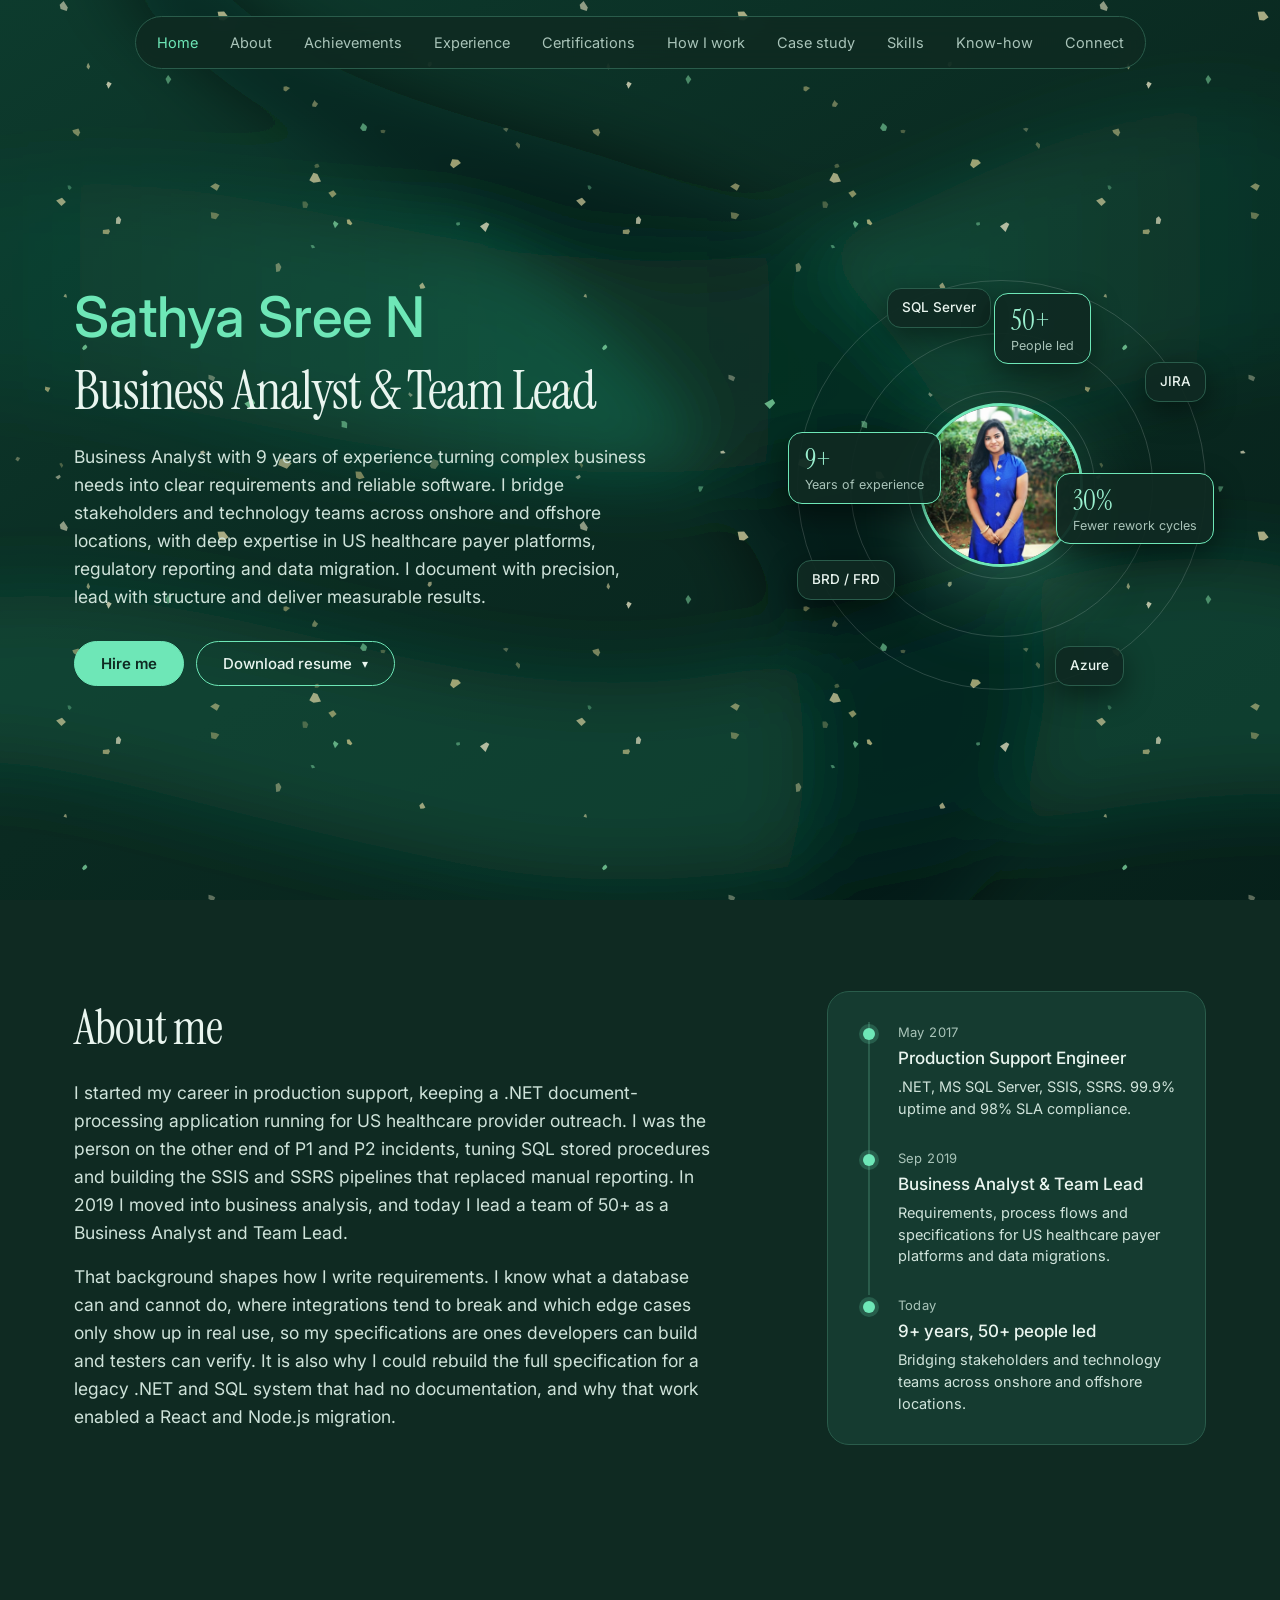
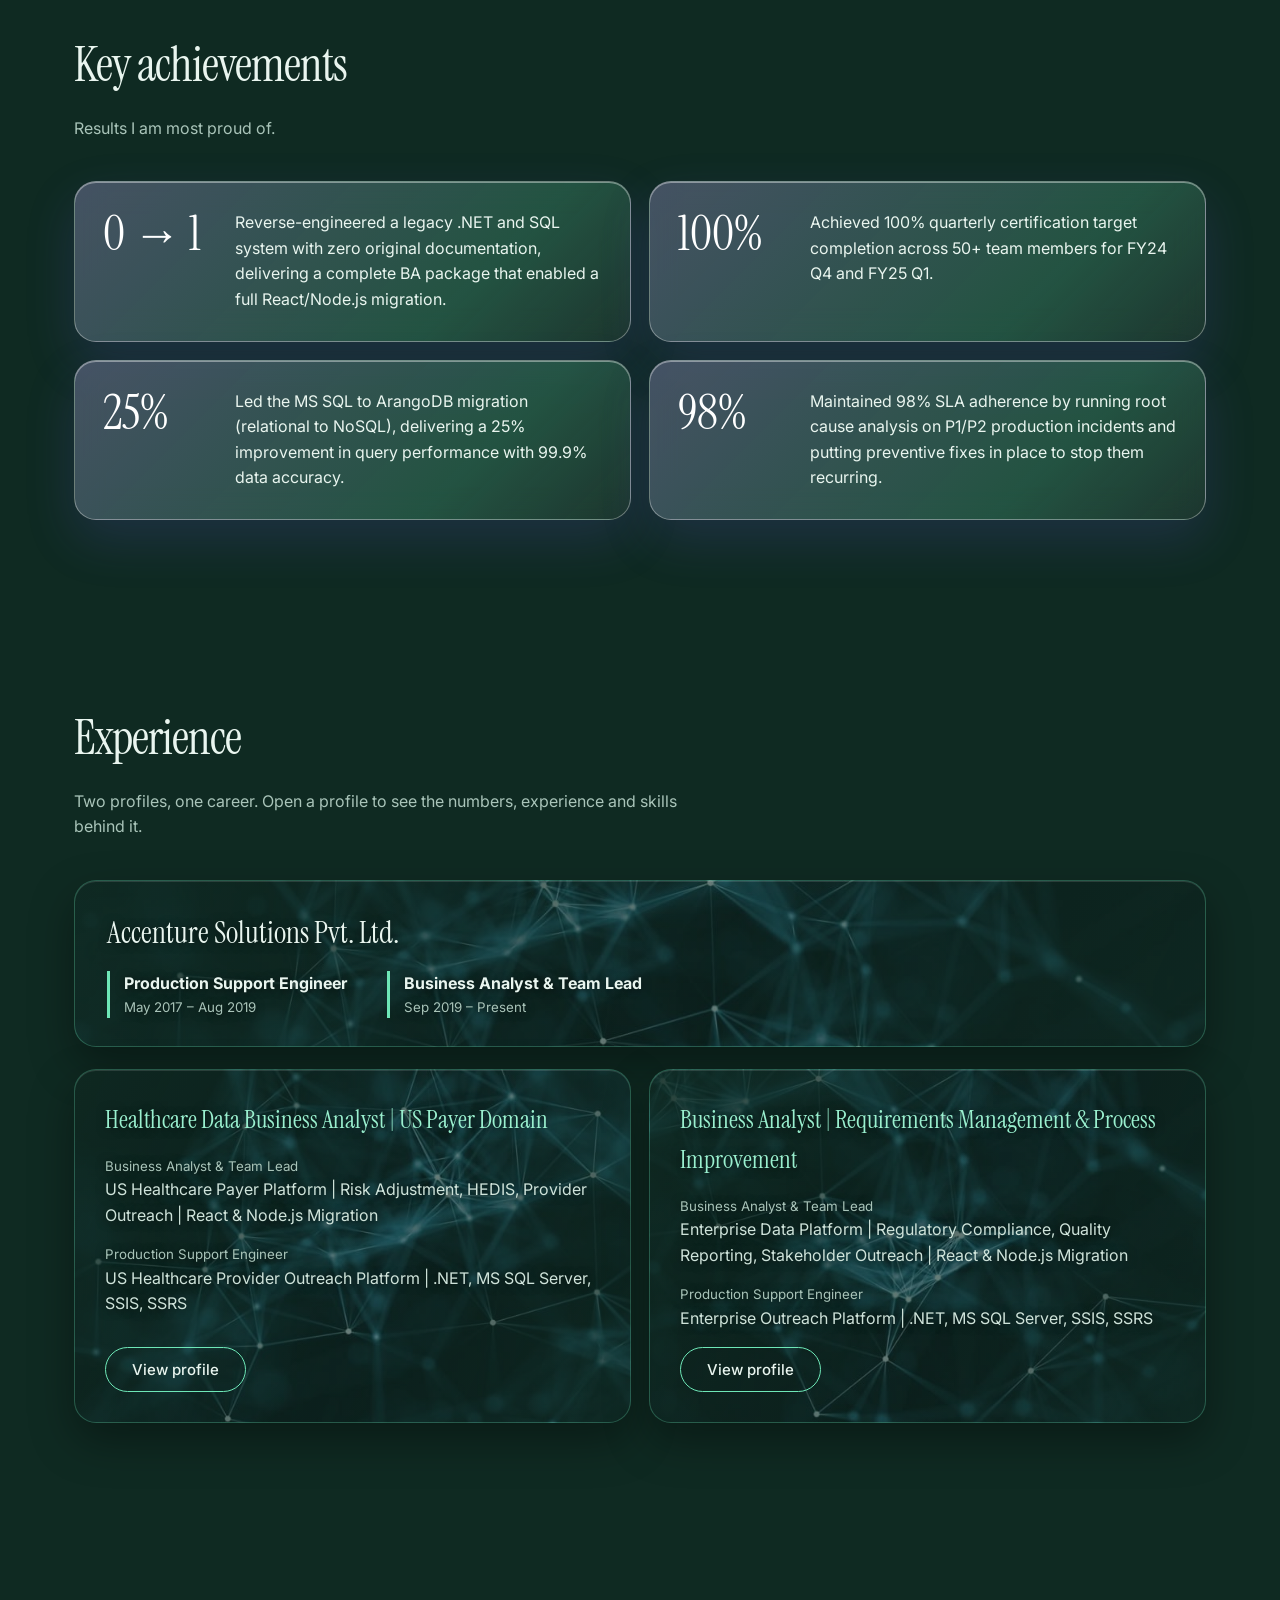
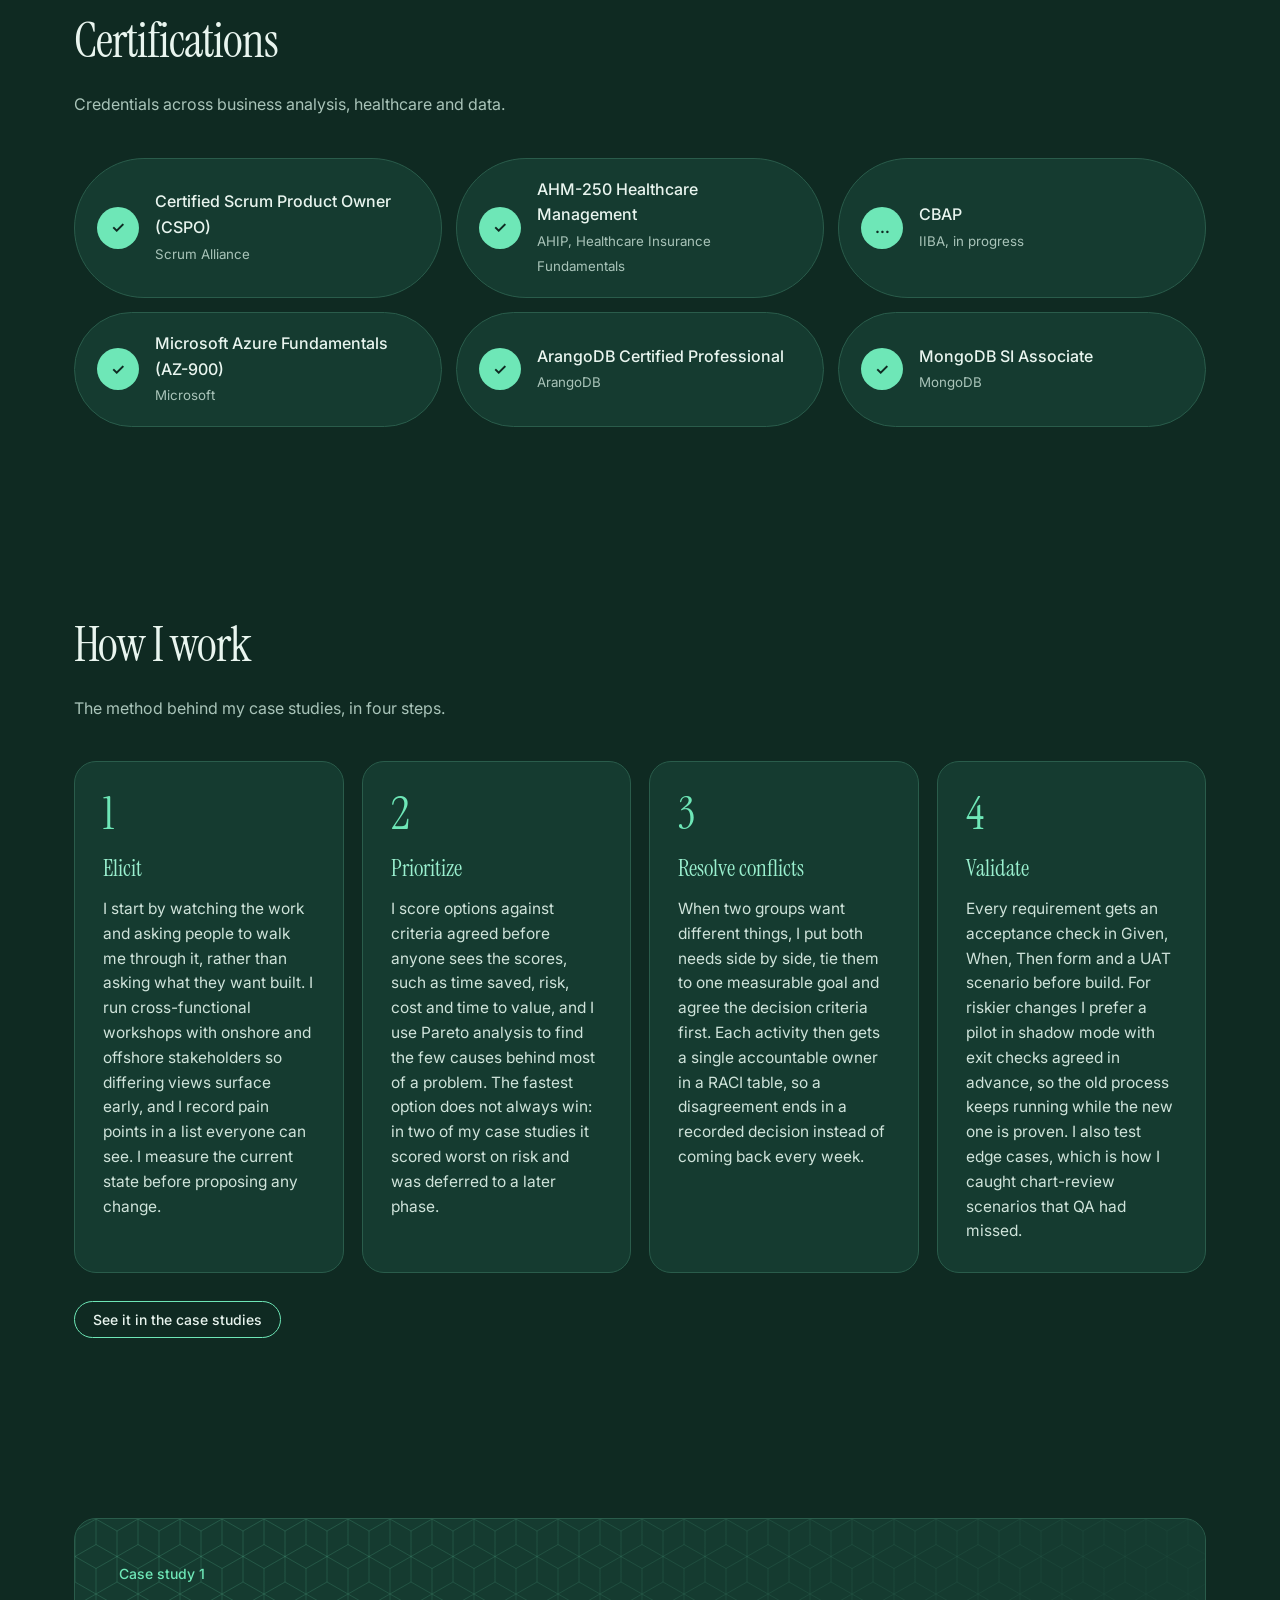
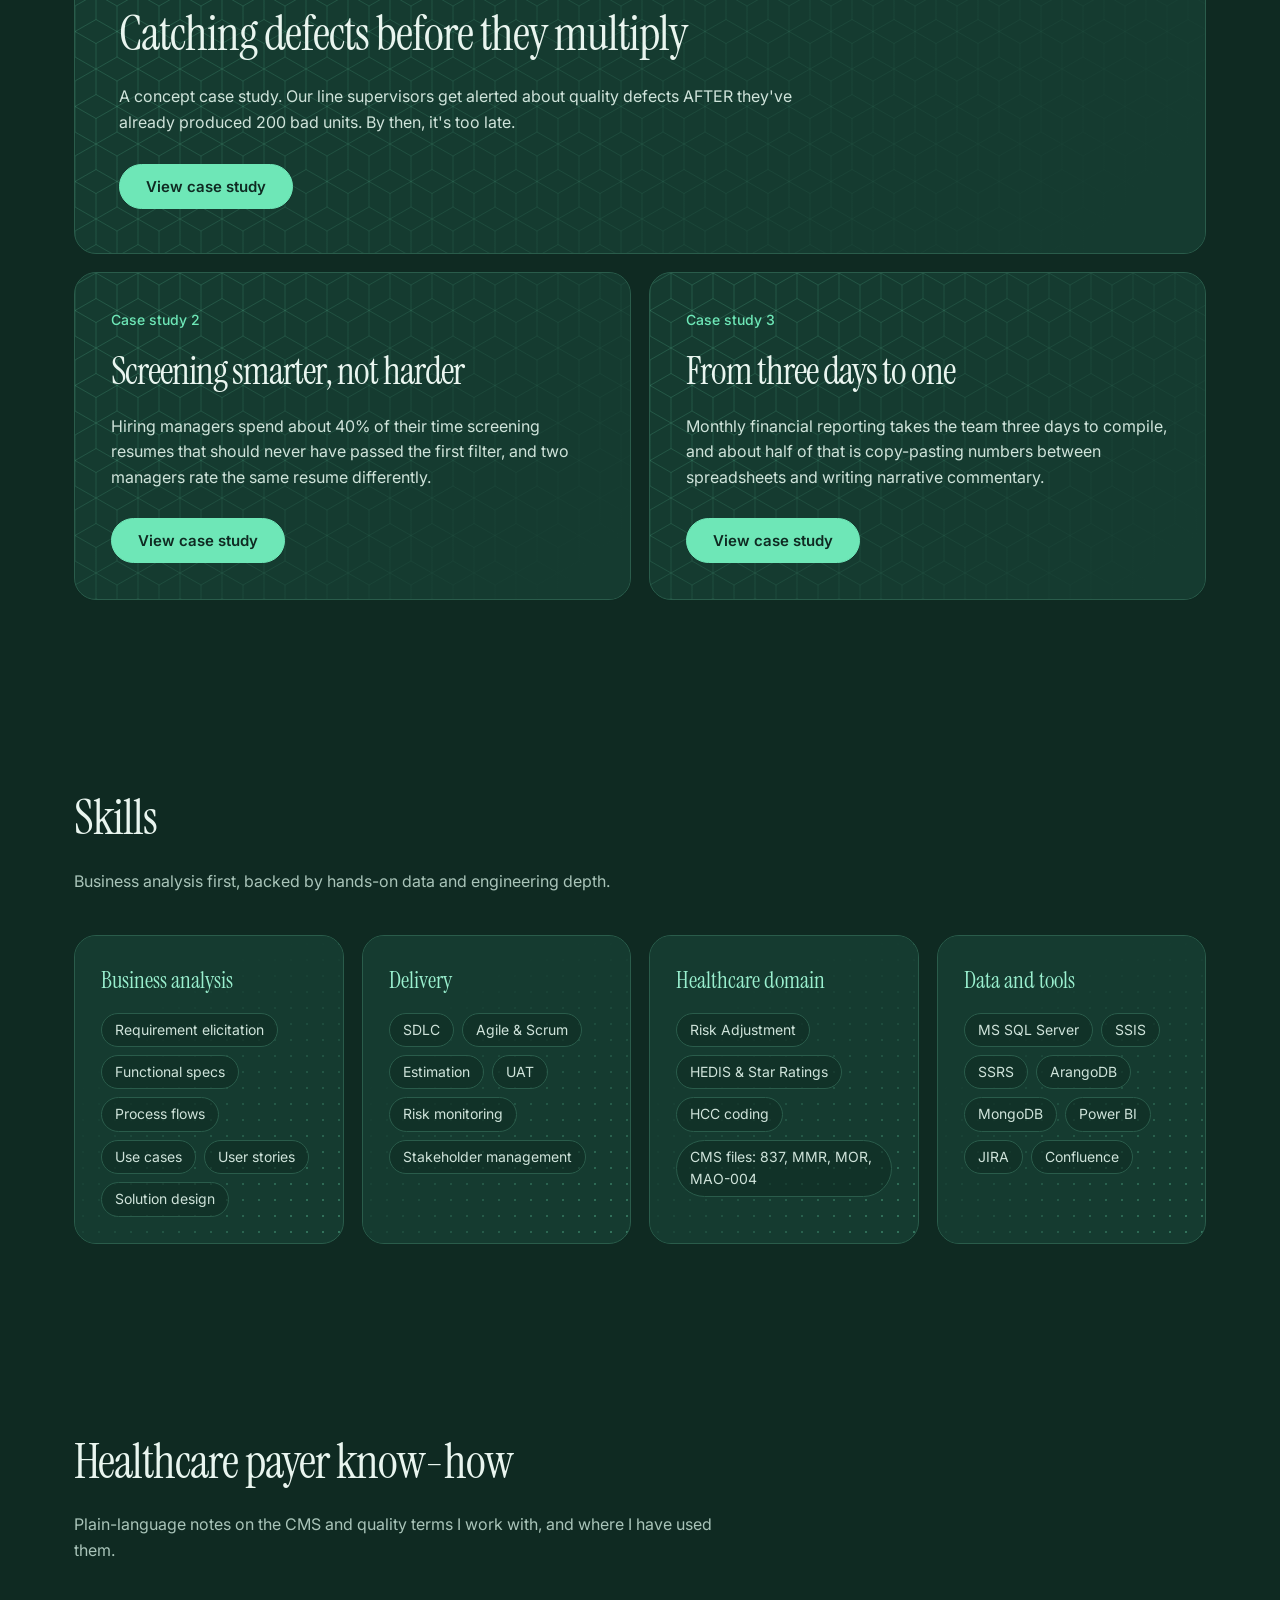
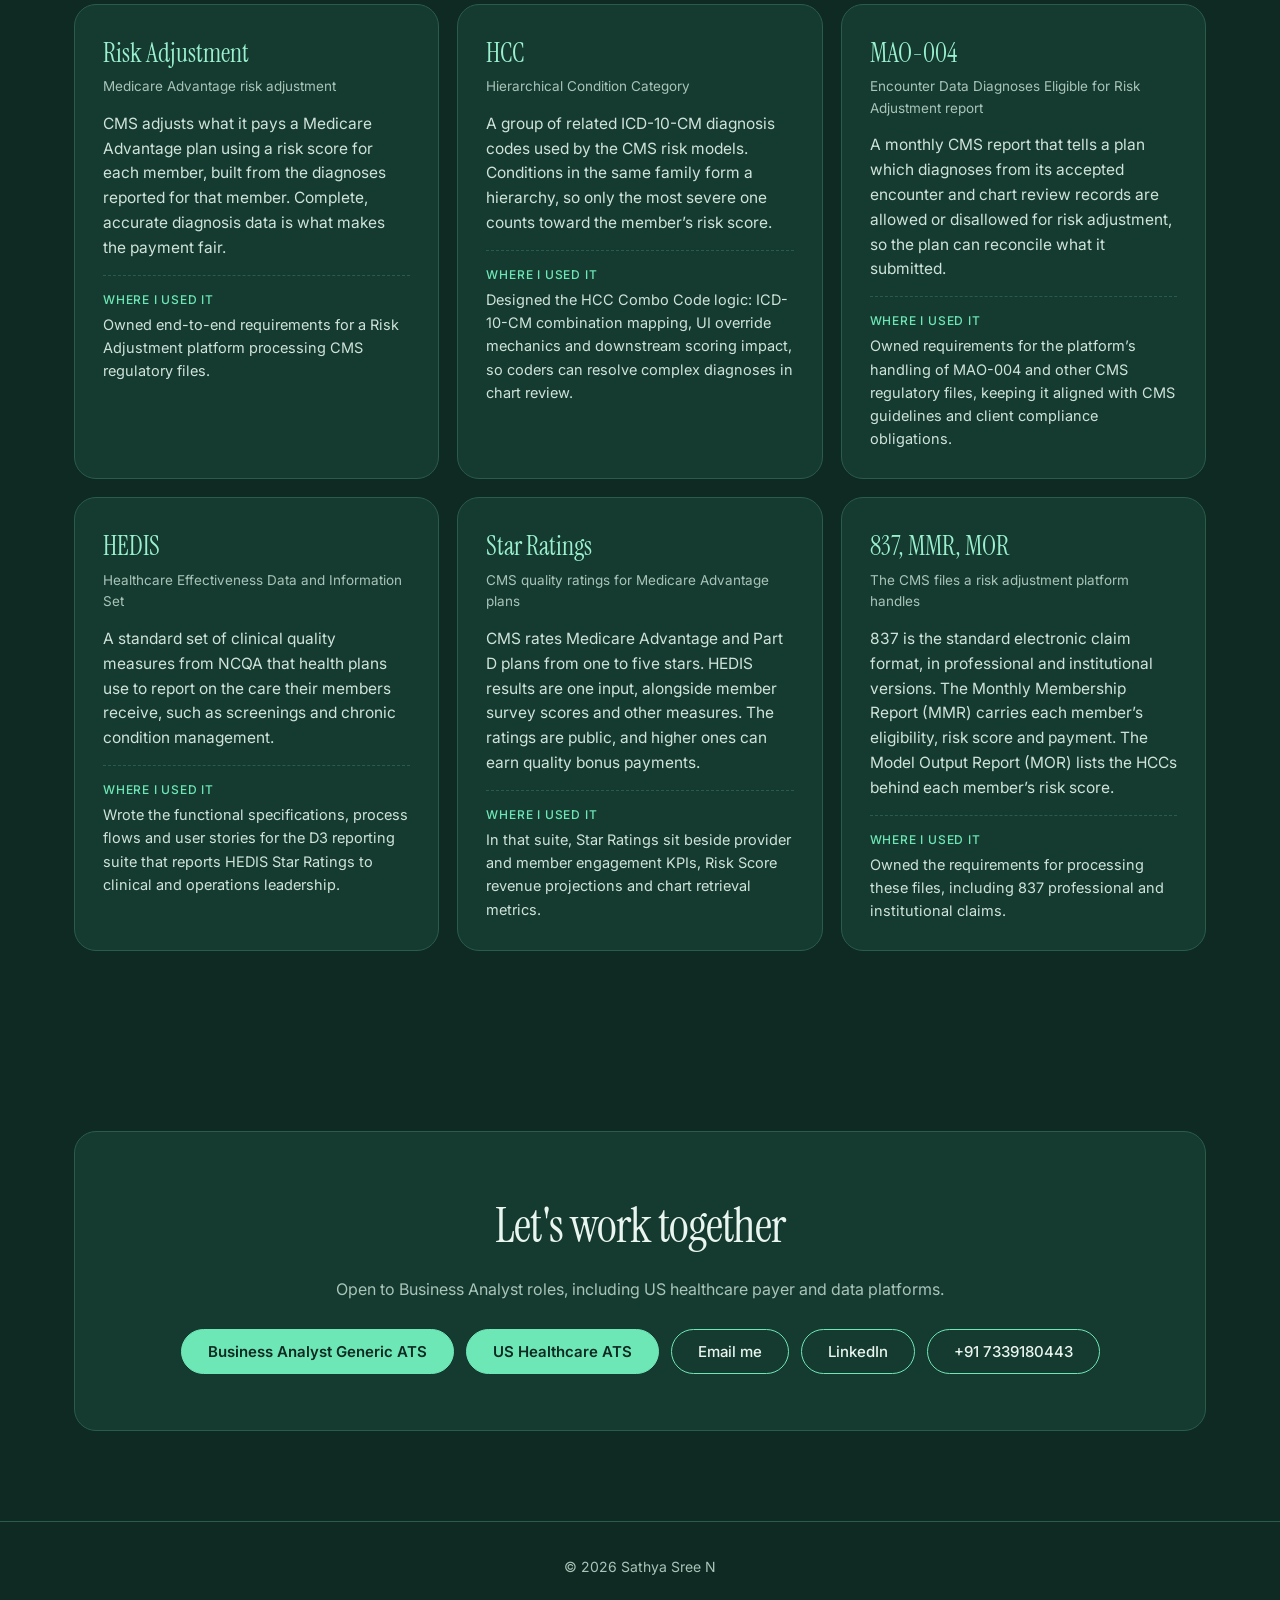
<file: index.html>
<!DOCTYPE html>
<html lang="en">
<head>
<meta charset="utf-8">
<meta name="viewport" content="width=device-width, initial-scale=1">
<title>Sathya Sree N | Business Analyst & Team Lead</title>
<meta name="description" content="Business Analyst and Team Lead with 9 years of experience in requirements management, process improvement and US healthcare payer platforms.">
<meta name="author" content="Sathya Sree N">
<meta name="theme-color" content="#0F2A22">
<link rel="icon" type="image/svg+xml" href="data:image/svg+xml,%3Csvg%20xmlns='http://www.w3.org/2000/svg'%20viewBox='0%200%2064%2064'%3E%3Crect%20width='64'%20height='64'%20rx='14'%20fill='%230F2A22'/%3E%3Ctext%20x='32'%20y='44'%20font-family='Georgia%2Cserif'%20font-size='36'%20text-anchor='middle'%20fill='%236EE7B7'%3ES%3C/text%3E%3C/svg%3E">
<meta property="og:type" content="website">
<meta property="og:site_name" content="Sathya Sree N">
<meta property="og:title" content="Sathya Sree N | Business Analyst &amp; Team Lead">
<meta property="og:description" content="Business Analyst and Team Lead with 9 years of experience in requirements management, process improvement and US healthcare payer platforms.">
<meta property="og:image" content="assets/og-image.jpg">
<meta property="og:image:width" content="1200">
<meta property="og:image:height" content="630">
<meta property="og:image:alt" content="Sathya Sree N, Business Analyst and Team Lead">
<meta name="twitter:card" content="summary_large_image">
<meta name="twitter:title" content="Sathya Sree N | Business Analyst &amp; Team Lead">
<meta name="twitter:description" content="Business Analyst and Team Lead with 9 years of experience in requirements management, process improvement and US healthcare payer platforms.">
<meta name="twitter:image" content="assets/og-image.jpg">
<!-- BEFORE YOU PUBLISH: LinkedIn and X need full web addresses for the preview image. Once you know your live URL,
     change both og:image and twitter:image above to https://YOUR-DOMAIN/assets/og-image.jpg and add these two lines:
     <link rel="canonical" href="https://YOUR-DOMAIN/">
     <meta property="og:url" content="https://YOUR-DOMAIN/"> -->
<script type="application/ld+json">{"@context": "https://schema.org", "@type": "Person", "name": "Sathya Sree N", "jobTitle": "Business Analyst & Team Lead", "description": "Business Analyst and Team Lead with 9 years of experience in requirements management, process improvement and US healthcare payer platforms.", "worksFor": {"@type": "Organization", "name": "Accenture Solutions Pvt. Ltd."}, "sameAs": ["https://linkedin.com/in/sathya-sree-nerinjil"], "knowsAbout": ["Business analysis", "Requirements management", "Process improvement", "US healthcare payer platforms", "Risk Adjustment", "HCC coding", "HEDIS", "Medicare Advantage Star Ratings", "CMS encounter data (MAO-004)", "Data migration"]}</script>
<link rel="preconnect" href="https://fonts.googleapis.com">
<link rel="preconnect" href="https://fonts.gstatic.com" crossorigin>
<link href="https://fonts.googleapis.com/css2?family=Instrument+Serif:ital@0;1&family=Inter:wght@400;500;600&display=swap" rel="stylesheet">
<style>
:root{--bg:#0F2A22;--ink:#E9F5EF;--mute:#A9C4B9;--acc:#6EE7B7;--acc2:#9AF0CF;--card:#153B30;--line:#2A5C4B;--r:22px;--teal:#2bb3a3;--vio:#9b7bff;--paper:#F2F7F4;--deep:#0B6B4D;--text2:#3A5249;--serif:'Instrument Serif',Georgia,serif}
*{box-sizing:border-box;margin:0}
html{scroll-behavior:smooth;scroll-padding-top:90px}
body{font-family:'Inter',system-ui,sans-serif;color:var(--ink);background:var(--bg);line-height:1.6}
body::before{content:"";position:fixed;inset:0;z-index:-1;pointer-events:none;background:url("[data-uri]") 0 0/520px 520px repeat,url("[data-uri]") center/cover no-repeat}
html,body{overflow-x:hidden}body.lock{overflow:hidden}
a{color:inherit;text-decoration:none}
:focus-visible{outline:2px solid var(--acc2);outline-offset:3px}
.wrap{max-width:1180px;margin:0 auto;padding:0 24px}
.top{position:fixed;top:0;left:0;right:0;z-index:10;padding:16px 0}
.top .wrap{display:flex;align-items:center;justify-content:center;gap:14px}
nav{display:flex;gap:2px;padding:6px;border:1px solid var(--line);border-radius:99px;background:rgba(15,42,34,.82);backdrop-filter:blur(12px)}
nav a{padding:8px 15px;border-radius:99px;font-size:14.5px;color:var(--mute);transition:.2s;white-space:nowrap}
nav a:hover,nav a.on{color:var(--acc)}
.btn{display:inline-flex;align-items:center;gap:10px;padding:12px 26px;border-radius:99px;border:1px solid var(--acc);font:500 15px 'Inter';color:var(--ink);background:transparent;cursor:pointer;transition:.2s;white-space:nowrap}
.btn.solid{background:var(--acc);color:var(--bg);font-weight:600}
.dd{position:relative}.car{font-size:12px;transition:transform .2s}.dd.open .car{transform:rotate(180deg)}
.ddm{position:absolute;right:0;top:calc(100% + 10px);min-width:250px;padding:8px;border:1px solid var(--line);border-radius:18px;background:rgba(15,42,34,.97);backdrop-filter:blur(14px);box-shadow:0 20px 50px rgba(0,0,0,.5);opacity:0;visibility:hidden;transform:translateY(-8px);transition:.2s}
.dd.open .ddm{opacity:1;visibility:visible;transform:none}
.ddm a{display:block;padding:12px 16px;border-radius:12px;font-size:15px}.ddm a:hover,.ddm a:focus-visible{background:rgba(110,231,183,.16);color:var(--acc2)}
.btn.sm{padding:9px 18px;font-size:14px}
.btn:hover{background:var(--acc2);border-color:var(--acc2);color:var(--bg);transform:translateY(-2px)}
.hero{min-height:100vh;display:grid;grid-template-columns:1.25fr .75fr;align-items:center;gap:40px;padding-top:110px;padding-bottom:40px}
.name{font-size:clamp(34px,4.4vw,56px);line-height:1.2;color:var(--acc);font-weight:500}
h1{font-size:clamp(28px,4.2vw,58px);white-space:nowrap;font-weight:500;line-height:1.1;letter-spacing:-1.2px;margin:10px 0 22px}
.lead{max-width:580px;color:#CFE3DA;font-size:17.5px;margin-bottom:30px}
.glass{background:var(--card);border:1px solid var(--line);border-radius:var(--r);backdrop-filter:blur(14px)}
.orbit{position:relative;aspect-ratio:1;max-width:520px;width:100%;margin:auto}
.ring{position:absolute;border:1px solid rgba(255,255,255,.16);border-radius:50%;inset:0}
.ring:nth-child(2){inset:13%}.ring:nth-child(3){inset:27%}
.avatar{position:absolute;inset:30%;border-radius:50%;overflow:hidden;border:3px solid var(--acc);box-shadow:0 30px 80px rgba(110,231,183,.28)}
.avatar img{width:100%;height:100%;object-fit:cover;object-position:50% 18%}
.chip{position:absolute;padding:8px 14px;border-radius:14px;background:rgba(15,42,34,.94);border:1px solid var(--line);box-shadow:0 10px 30px rgba(0,0,0,.45);font-size:13.5px;font-weight:500;white-space:nowrap;animation:float 6s ease-in-out infinite}
.chip.st{padding:10px 16px;border-color:var(--acc);line-height:1.2}
.chip.st strong{display:block;font-size:24px;font-weight:600;color:var(--acc2)}.chip.st span{font-size:12.5px;color:var(--mute);font-weight:400}
.c1{top:2%;left:22%}.c2{top:20%;right:0;animation-delay:-2s}.c3{bottom:22%;left:0;animation-delay:-4s}.c4{bottom:1%;right:20%;animation-delay:-1s}
.s1{top:37%;left:-2%;animation-delay:-3s}.s2{top:47%;right:-2%;animation-delay:-5s}.s3{top:3%;right:28%;animation-delay:-2.5s}
@keyframes float{50%{transform:translateY(-10px)}}
section{padding:90px 0}
h2{font-size:clamp(30px,4vw,48px);font-weight:500;letter-spacing:-1px;margin-bottom:12px}
.sub{color:var(--mute);max-width:640px;margin-bottom:40px}
.tags{display:flex;flex-wrap:wrap;gap:8px}
.tags span{padding:5px 13px;border:1px solid var(--line);border-radius:99px;font-size:14px;color:#CFE3DA}
.grid4{display:grid;grid-template-columns:repeat(auto-fit,minmax(250px,1fr));gap:18px}.card{padding:26px}.card h3{font-size:19px;font-weight:500;margin-bottom:14px;color:var(--acc2)}.skills{border-top:1px solid var(--line)}
.srow{display:grid;grid-template-columns:230px 1fr;gap:24px;padding:22px 0;border-bottom:1px solid var(--line)}
.srow h3{font-size:18px;font-weight:500;color:var(--acc2)}
.ach{display:grid;grid-template-columns:1fr 1fr;gap:18px}
.achc{padding:28px;border-left:4px solid var(--acc);display:flex;gap:20px;align-items:flex-start}
.achc .m{font-size:40px;font-weight:600;color:var(--acc);line-height:1;min-width:112px}
.certs{display:grid;grid-template-columns:repeat(auto-fit,minmax(300px,1fr));gap:14px}
.cert{display:flex;gap:16px;align-items:center;padding:18px 22px;border:1px solid var(--line);border-radius:99px;background:var(--card)}
.cert i{width:42px;height:42px;border-radius:50%;background:var(--acc);color:var(--bg);display:grid;place-items:center;font-style:normal;font-weight:600;flex:none}
.cert b{display:block;font-weight:500}.cert small{color:var(--mute)}
.company{padding:28px 32px;margin-bottom:22px}
.company h3{font-size:26px;font-weight:500;margin-bottom:14px}
.roles{display:flex;flex-wrap:wrap;gap:12px 40px}
.roles div{border-left:3px solid var(--acc);padding-left:14px}.roles small{display:block;color:var(--mute)}
.two{display:grid;grid-template-columns:1fr 1fr;gap:18px}
.pcard{padding:30px;display:flex;flex-direction:column;gap:16px}
.pcard h3{font-size:22px;font-weight:500;color:var(--acc2)}
.pcard p{color:#CFE3DA}.pcard p small{display:block;color:var(--mute)}
.pcard .btn{align-self:flex-start;margin-top:auto}
.cs{padding:44px;text-align:left}
.cs p{max-width:700px;color:#CFE3DA;margin-bottom:6px}
.cs .btn{margin-top:22px}
.contact{text-align:center;padding:56px 30px}
.cta{display:flex;gap:12px;flex-wrap:wrap}.contact .cta{justify-content:center;margin-top:26px}
footer{padding:34px 0;text-align:center;color:var(--mute);font-size:14px;border-top:1px solid var(--line)}
/* modal */
dialog{width:min(1100px,94vw);max-height:90vh;margin:auto;border:1px solid var(--line);border-radius:26px;background:#0F2A22;color:var(--ink);padding:0;overflow:auto}
dialog::backdrop{background:rgba(0,0,0,.75);backdrop-filter:blur(4px)}
.x{position:sticky;top:14px;float:right;margin:14px 14px 0 0;width:40px;height:40px;border-radius:50%;border:1px solid var(--line);background:#153B30;color:var(--ink);font-size:18px;cursor:pointer;z-index:2}
.mb{padding:36px 40px 44px}
.mb h2{font-size:34px}.mb h3{font-size:22px;font-weight:500;margin:38px 0 6px;color:var(--acc2)}
.mb h4{font-weight:500;margin:20px 0 8px}
.mb p{color:#CFE3DA;margin-bottom:10px}
.mb ul{padding-left:20px;color:#DCEBE3}.mb li{margin-bottom:8px}
.nums{display:grid;grid-template-columns:repeat(auto-fit,minmax(170px,1fr));gap:12px;margin-top:14px}
.nums div{padding:18px;border:1px solid var(--line);border-radius:18px;background:var(--card)}
.nums b{display:block;font-size:34px;font-weight:600;color:var(--acc)}.nums span{font-size:14px;color:var(--mute)}
.scroll{overflow-x:auto;margin:10px 0}
table{border-collapse:collapse;width:100%;font-size:14px;min-width:560px}
th,td{padding:8px 12px;border-bottom:1px solid var(--line);text-align:left;vertical-align:top}
th{color:var(--mute);font-weight:500}
td.g{background:rgba(110,231,183,.12);color:var(--acc2);font-weight:500}
.row{display:flex;flex-wrap:wrap;gap:8px;align-items:stretch;margin:12px 0}
.box{flex:1 1 130px;padding:12px 14px;border:1px solid var(--line);border-radius:14px;background:var(--card);font-size:14px}
.box b{display:block;font-weight:500}.box span{color:var(--mute);font-size:13px}
.box.s{border-color:var(--teal)}.box.p{border-color:var(--vio)}.box.r{border-color:var(--acc)}.box.y{border-color:#e0b341}
.ar{align-self:center;color:var(--acc2)}
.lane{display:grid;gap:8px;align-items:center;padding:10px 0;border-bottom:1px dashed var(--line)}
.lane .ln{font-size:13px;color:var(--mute)}
.node{padding:8px 10px;border-radius:12px;font-size:13px;line-height:1.35;border:1px solid var(--line)}
.node.s{border-color:var(--teal);background:rgba(43,179,163,.12)}.node.p{border-color:var(--vio);background:rgba(155,123,255,.12)}
.node.d{border:2px solid #e0b341;border-radius:99px;text-align:center}.node.b{border-color:var(--acc);background:rgba(236,74,37,.2)}.node.l{border-style:dashed;color:var(--acc2)}
.tl-s td{background:rgba(43,179,163,.08)}.tl-p td{background:rgba(155,123,255,.08)}
.paper{background:#fff;color:#222;border-color:#ddd}.paper .x{background:#f1f1f1;color:#222;border-color:#ddd}
.paper .mb h2{color:#1a1a1a;font-weight:600;font-size:clamp(30px,4vw,44px);line-height:1.15}.paper .mb h3{color:#1a1a1a;font-weight:600;font-size:26px;margin:56px 0 6px;padding-top:28px;border-top:1px solid #e5e5e5}.paper .mb h4{color:#1a1a1a;font-weight:600}
.paper .mb p,.paper .mb li{color:#555}.paper .legend{color:#777}
.bar{display:flex;height:6px;width:240px;margin-bottom:34px}.bar i{flex:1}
.quote2{border-left:4px solid #1f7a63;padding:6px 0 6px 18px;font-size:18px;color:#222;margin:22px 0;max-width:760px}
.toc{display:grid;grid-template-columns:1fr 1fr;gap:4px 40px;margin-top:26px;font-size:14px;color:#444}
.paper .box{background:#f3f1ea;border:1.5px solid #bdb8a8;color:#333;text-align:center}.paper .box span{color:inherit;opacity:.85}
.paper .box.s{background:#e3f4ee;border-color:#2a9d7f;color:#0f5c47}.paper .box.p{background:#ecebfb;border-color:#5b57d6;color:#3a37a0}.paper .box.r{background:#fdeaea;border-color:#d64545;color:#8a1f1f}.paper .box.y{background:#fdf0dc;border-color:#d98b2b;color:#8a4b00}
.paper .ar{color:#555}
.paper th{color:#555;border-bottom:1px solid #ccc}.paper td{border-bottom:1px solid #eee;color:#333}
.paper tr.sh td{font-weight:600;color:#1a1a1a}.paper tr.sh.s td{background:#dff1ea}.paper tr.sh.p td{background:#e8e7fa}
.pill{display:inline-block;min-width:52px;padding:6px 10px;border-radius:8px;border:1.5px solid;text-align:center;font-weight:600}
.pill.R{background:#ecebfb;border-color:#5b57d6;color:#3a37a0}.pill.A{background:#e3f4ee;border-color:#2a9d7f;color:#0f5c47}.pill.C{background:#fdf0dc;border-color:#d98b2b;color:#8a4b00}.pill.I{background:#f1efe8;border-color:#bbb;color:#555}
.tb{display:flex;align-items:center;gap:14px;margin:10px 0;font-size:14px;color:#555}.tb>span:first-child{width:56px}
.t1{flex:1;height:34px;border-radius:8px;border:1.5px solid #d64545;background:#fdeaea}.t2{width:9%;height:34px;border-radius:8px;border:1.5px solid #2a9d7f;background:#e3f4ee}
.paper .nums div{background:#f3f1ea;border-color:#ddd}.paper .nums b{color:#1f7a63;font-size:26px}.paper .nums span{color:#555}
.lgd{display:flex;flex-wrap:wrap;gap:18px;font-size:13px;color:#555;margin-top:6px}.lgd i{display:inline-block;width:14px;height:14px;border:1.5px solid;border-radius:4px;margin-right:6px;vertical-align:-2px}
.legend{font-size:13px;color:var(--mute);margin-top:8px}
/* forest and mint refinements */
.cs-label{display:block;font-size:14px;font-weight:500;color:var(--acc);margin-bottom:10px}
.cs-row{display:grid;grid-template-columns:1fr 1fr;gap:18px;margin-top:18px}
.cs-row .cs{padding:36px}.cs-row .cs h2{font-size:clamp(28px,3vw,38px)}
/* case study pop-up: cream with iridescent lavender and mint glass */
.paper{background-color:#F4F2EC;background-image:radial-gradient(circle 280px at 94% 5%,rgba(140,123,224,.6),rgba(185,168,240,.35) 45%,transparent 72%),radial-gradient(circle 190px at 85% 2%,rgba(237,230,255,.95),transparent 70%),radial-gradient(circle 300px at 3% 55%,rgba(108,203,176,.55),rgba(159,230,206,.35) 45%,transparent 72%),radial-gradient(circle 190px at 11% 50%,rgba(228,251,243,.95),transparent 70%),radial-gradient(circle 260px at 98% 100%,rgba(185,168,240,.5),transparent 72%);background-size:100% 1700px;background-repeat:repeat-y;background-attachment:local;border:8px solid #fff;border-radius:36px;box-shadow:0 30px 90px rgba(91,79,196,.25)}
.paper .x{background:rgba(255,255,255,.8);backdrop-filter:blur(10px);border-color:#fff}
.paper .scroll,.paper .nums div{background:rgba(255,255,255,.62);backdrop-filter:blur(14px);border:1px solid #fff;border-radius:18px;box-shadow:0 12px 34px rgba(91,79,196,.08)}
.paper .scroll{padding:6px 14px}
.paper .btn.solid{background:#B9A8F0;border-color:#B9A8F0;color:#15141A}
.paper .btn.solid:hover{background:#15141A;border-color:#15141A;color:#fff}
.paper .mb h3{border-top-color:rgba(21,20,26,.1)}
/* case study pop-up: background artwork (assets/Case Study BG.jpeg) */
.paper .mb{position:relative;isolation:isolate}
.paper .mb::before{content:"";display:block;position:sticky;top:0;z-index:-1;height:90vh;margin:-36px -40px calc(36px - 90vh);pointer-events:none;background:linear-gradient(90deg,rgba(244,242,236,.5) 0%,rgba(244,242,236,.3) 50%,rgba(244,242,236,.15) 100%),url("assets/Case%20Study%20BG.jpeg") center/cover no-repeat}
/* key achievements cards: lavender and mint frosted glass */
.achc{background:linear-gradient(135deg,rgba(185,168,240,.32),rgba(110,231,183,.22) 70%,rgba(255,255,255,.06)),rgba(15,42,34,.55);border:1px solid rgba(255,255,255,.35);backdrop-filter:blur(16px);box-shadow:inset 0 1px 0 rgba(255,255,255,.4),0 20px 50px rgba(91,79,196,.2)}
.achc .m{color:#fff}
@media(max-width:900px){.paper .mb::before{margin:-24px -20px calc(24px - 90vh)}.cs-row{grid-template-columns:1fr}.cs-row .cs{padding:28px}}
:root{--serif:'Instrument Serif',Georgia,serif}
main h1,main h2,main h3,dialog:not(.paper) h2,dialog:not(.paper) h3{font-family:var(--serif);font-weight:400}
main h1{letter-spacing:-1px}
.card h3{font-size:23px}.pcard h3{font-size:25px}.company h3{font-size:30px}
.achc .m,.chip.st strong,.nums b{font-family:var(--serif);font-weight:400}
.achc .m{font-size:48px}.chip.st strong{font-size:28px}
.light{background:var(--paper);color:var(--bg)}
.light .sub{color:var(--text2)}
.light h2{color:var(--bg)}
.light .cert{background:#fff;border-color:#D3E2DA}
.light .cert b{color:var(--bg)}.light .cert small{color:var(--text2)}
.light .cert i{background:var(--deep);color:#fff}
@media(max-width:900px){nav{display:none}.top .wrap{justify-content:flex-end}.hero{grid-template-columns:1fr}h1{font-size:7vw}.orbit{max-width:360px}.chip{font-size:11.5px;padding:6px 10px}.chip.st{padding:7px 10px}.chip.st strong{font-size:18px}.chip.st span{font-size:10.5px}.ach,.two{grid-template-columns:1fr}.srow{grid-template-columns:1fr;gap:10px}.achc{flex-direction:column;gap:8px}.mb{padding:24px 20px}.toc{grid-template-columns:1fr}.cs{padding:28px}}
@media(prefers-reduced-motion:reduce){*{animation:none!important;scroll-behavior:auto!important}}
/* experience boxes: network-mesh photo under a green veil */
.company,.pcard{background:linear-gradient(115deg,rgba(15,42,34,.9),rgba(15,42,34,.6) 55%,rgba(15,42,34,.82)),url("assets/exp_BG.jpeg") var(--bp,50% 40%)/var(--bs,cover) no-repeat;border-color:rgba(110,231,183,.28);box-shadow:inset 0 1px 0 rgba(255,255,255,.12),0 18px 44px rgba(0,0,0,.35);transition:background-size .8s ease,border-color .3s,transform .3s}
.pcard{--bs:190%}
.pcard:nth-child(1){--bp:15% 30%}.pcard:nth-child(2){--bp:85% 70%}
.pcard:hover{--bs:215%;border-color:var(--acc);transform:translateY(-4px)}
.company .roles div{border-left-color:var(--acc);text-shadow:0 1px 8px rgba(0,0,0,.6)}
.pcard p,.company h3,.pcard h3{text-shadow:0 1px 10px rgba(0,0,0,.55)}
/* skills boxes: dot grid background */
#skills .card{position:relative;overflow:hidden;background-color:var(--card);background-image:radial-gradient(rgba(110,231,183,.35) 1px,transparent 1.5px);background-size:16px 16px;transition:border-color .3s,transform .3s}
#skills .card::before{content:"";position:absolute;inset:0;background:radial-gradient(circle at 100% 100%,transparent 0,var(--card) 75%);pointer-events:none}
#skills .card>*{position:relative}
#skills .card:hover{border-color:var(--acc);transform:translateY(-4px)}
#skills .tags span{background:rgba(15,42,34,.55)}
/* case study boxes: hexagon background */
#case-study .cs{position:relative;overflow:hidden;background-color:var(--card);background-image:url("data:image/svg+xml,%3Csvg xmlns='http://www.w3.org/2000/svg' width='56' height='100' viewBox='0 0 56 100'%3E%3Cg fill='none' stroke='%236EE7B7' stroke-opacity='.22'%3E%3Cpath d='M28 66L0 50L0 16L28 0L56 16L56 50L28 66L28 100'/%3E%3Cpath d='M28 0L28 34L0 50L0 84L28 100L56 84L56 50L28 34'/%3E%3C/g%3E%3C/svg%3E");background-size:42px 75px;transition:border-color .3s,transform .3s}
#case-study .cs::before{content:"";position:absolute;inset:0;background:linear-gradient(135deg,rgba(21,59,48,0) 15%,var(--card) 92%);pointer-events:none}
#case-study .cs>*{position:relative}
#case-study .cs:hover{border-color:var(--acc);transform:translateY(-4px)}

/* about, how I work, healthcare know-how */
.about{display:grid;grid-template-columns:1.3fr .7fr;gap:48px;align-items:center}
.about p{color:#CFE3DA;font-size:17.5px;max-width:640px;margin-bottom:16px}
.arc{list-style:none;padding:30px 30px 30px 34px}
.arc li{position:relative;margin-left:6px;padding:0 0 28px 28px;border-left:2px solid var(--line)}
.arc li:last-child{padding-bottom:0;border-left-color:transparent}
.arc li::before{content:"";position:absolute;left:-7px;top:6px;width:12px;height:12px;border-radius:50%;background:var(--acc);box-shadow:0 0 0 4px rgba(110,231,183,.2)}
.arc small{display:block;color:var(--mute);font-size:13px;letter-spacing:.4px}
.arc b{display:block;font-weight:500;font-size:17px;margin:2px 0 4px}
.arc span{display:block;color:#CFE3DA;font-size:14.5px;line-height:1.5}
.how{display:grid;grid-template-columns:repeat(auto-fit,minmax(250px,1fr));gap:18px}
.how .card{padding:28px}
.how .n{font-family:var(--serif);font-size:46px;line-height:1;color:var(--acc);margin-bottom:14px}
.how .card h3{margin-bottom:10px}
.how .card p{color:#CFE3DA;font-size:15.5px}
.how-foot{margin-top:28px}
.terms{display:grid;grid-template-columns:repeat(auto-fit,minmax(310px,1fr));gap:18px}
.term{padding:28px}
.term h3{font-size:26px;font-weight:400;color:var(--acc2);margin-bottom:2px}
.term .full{display:block;color:var(--mute);font-size:13.5px;margin-bottom:14px}
.term p{color:#CFE3DA;font-size:15.5px}
.term .mine{margin-top:14px;padding-top:14px;border-top:1px dashed var(--line);font-size:14.5px}
.term .mine b{display:block;color:var(--acc);font-weight:500;font-size:12px;letter-spacing:.8px;text-transform:uppercase;margin-bottom:4px}

@media(max-width:900px){.about{grid-template-columns:1fr;gap:28px}}
.cta .ddm{left:0;right:auto;z-index:20}
@media(max-width:1060px){nav a{padding:8px 10px;font-size:13.5px}}
@media(max-width:520px){.cta .ddm{left:auto;right:0}}
</style>
</head>
<body>
<div class="top"><div class="wrap">
<nav aria-label="Main"><a class="on" href="#home">Home</a><a href="#about">About</a><a href="#achievements">Achievements</a><a href="#experience">Experience</a><a href="#certifications">Certifications</a><a href="#how">How I work</a><a href="#case-study">Case study</a><a href="#skills">Skills</a><a href="#healthcare">Know-how</a><a href="#connect">Connect</a></nav>
</div></div>

<main>
<div class="wrap hero" id="home">
<div>
<p class="name">Sathya Sree N</p>
<h1>Business Analyst &amp; Team Lead</h1>
<p class="lead">Business Analyst with 9 years of experience turning complex business needs into clear requirements and reliable software. I bridge stakeholders and technology teams across onshore and offshore locations, with deep expertise in US healthcare payer platforms, regulatory reporting and data migration. I document with precision, lead with structure and deliver measurable results.</p>
<div class="cta"><a class="btn solid" href="#connect">Hire me</a>
<div class="dd"><button class="btn" id="ddbtn" aria-haspopup="true" aria-expanded="false">Download resume <span class="car">▾</span></button>
<div class="ddm" id="ddm" role="menu"><a role="menuitem" href="assets/Sathya_Sree_N_Resume_Generic_ATS.pdf" download>Business Analyst Generic ATS</a><a role="menuitem" href="assets/Sathya_Sree_N_Resume_Healthcare_ATS.pdf" download>US Healthcare ATS</a></div></div></div>
</div>
<div class="orbit">
<div class="ring"></div><div class="ring"></div><div class="ring"></div>
<div class="avatar"><img src="[data-uri]" alt="Sathya Sree N"></div>
<span class="chip c1">SQL Server</span><span class="chip c2">JIRA</span><span class="chip c3">BRD / FRD</span><span class="chip c4">Azure</span>
<div class="chip st s1"><strong>9+</strong><span>Years of experience</span></div>
<div class="chip st s2"><strong>30%</strong><span>Fewer rework cycles</span></div>
<div class="chip st s3"><strong>50+</strong><span>People led</span></div>
</div>
</div>

<section id="about"><div class="wrap">
<div class="about">
<div>
<h2>About me</h2>
<p>I started my career in production support, keeping a .NET document-processing application running for US healthcare provider outreach. I was the person on the other end of P1 and P2 incidents, tuning SQL stored procedures and building the SSIS and SSRS pipelines that replaced manual reporting. In 2019 I moved into business analysis, and today I lead a team of 50+ as a Business Analyst and Team Lead.</p>
<p>That background shapes how I write requirements. I know what a database can and cannot do, where integrations tend to break and which edge cases only show up in real use, so my specifications are ones developers can build and testers can verify. It is also why I could rebuild the full specification for a legacy .NET and SQL system that had no documentation, and why that work enabled a React and Node.js migration.</p>
</div>
<ol class="glass arc" aria-label="Career path">
<li><small>May 2017</small><b>Production Support Engineer</b><span>.NET, MS SQL Server, SSIS, SSRS. 99.9% uptime and 98% SLA compliance.</span></li>
<li><small>Sep 2019</small><b>Business Analyst &amp; Team Lead</b><span>Requirements, process flows and specifications for US healthcare payer platforms and data migrations.</span></li>
<li><small>Today</small><b>9+ years, 50+ people led</b><span>Bridging stakeholders and technology teams across onshore and offshore locations.</span></li>
</ol>
</div></div></section>

<section id="achievements"><div class="wrap">
<h2>Key achievements</h2><p class="sub">Results I am most proud of.</p>
<div class="ach">
<div class="glass achc"><div class="m">0 → 1</div><p>Reverse-engineered a legacy .NET and SQL system with zero original documentation, delivering a complete BA package that enabled a full React/Node.js migration.</p></div>
<div class="glass achc"><div class="m">100%</div><p>Achieved 100% quarterly certification target completion across 50+ team members for FY24 Q4 and FY25 Q1.</p></div>
<div class="glass achc"><div class="m">25%</div><p>Led the MS SQL to ArangoDB migration (relational to NoSQL), delivering a 25% improvement in query performance with 99.9% data accuracy.</p></div>
<div class="glass achc"><div class="m">98%</div><p>Maintained 98% SLA adherence by running root cause analysis on P1/P2 production incidents and putting preventive fixes in place to stop them recurring.</p></div>
</div></div></section>

<section id="experience"><div class="wrap">
<h2>Experience</h2><p class="sub">Two profiles, one career. Open a profile to see the numbers, experience and skills behind it.</p>
<div class="glass company"><h3>Accenture Solutions Pvt. Ltd.</h3>
<div class="roles"><div><b>Production Support Engineer</b><small>May 2017 – Aug 2019</small></div><div><b>Business Analyst &amp; Team Lead</b><small>Sep 2019 – Present</small></div></div></div>
<div class="two">
<div class="glass pcard"><h3>Healthcare Data Business Analyst | US Payer Domain</h3>
<p><small>Business Analyst &amp; Team Lead</small>US Healthcare Payer Platform | Risk Adjustment, HEDIS, Provider Outreach | React &amp; Node.js Migration</p>
<p><small>Production Support Engineer</small>US Healthcare Provider Outreach Platform | .NET, MS SQL Server, SSIS, SSRS</p>
<button class="btn" data-profile="hc">View profile</button></div>
<div class="glass pcard"><h3>Business Analyst | Requirements Management &amp; Process Improvement</h3>
<p><small>Business Analyst &amp; Team Lead</small>Enterprise Data Platform | Regulatory Compliance, Quality Reporting, Stakeholder Outreach | React &amp; Node.js Migration</p>
<p><small>Production Support Engineer</small>Enterprise Outreach Platform | .NET, MS SQL Server, SSIS, SSRS</p>
<button class="btn" data-profile="gen">View profile</button></div>
</div></div></section>

<section id="certifications"><div class="wrap">
<h2>Certifications</h2><p class="sub">Credentials across business analysis, healthcare and data.</p>
<div class="certs">
<div class="cert"><i>✓</i><div><b>Certified Scrum Product Owner (CSPO)</b><small>Scrum Alliance</small></div></div>
<div class="cert"><i>✓</i><div><b>AHM-250 Healthcare Management</b><small>AHIP, Healthcare Insurance Fundamentals</small></div></div>
<div class="cert"><i>…</i><div><b>CBAP</b><small>IIBA, in progress<!-- ADD EXPECTED DATE HERE, e.g. "IIBA, in progress, expected Dec 2026" --></small></div></div>
<div class="cert"><i>✓</i><div><b>Microsoft Azure Fundamentals (AZ-900)</b><small>Microsoft</small></div></div>
<div class="cert"><i>✓</i><div><b>ArangoDB Certified Professional</b><small>ArangoDB</small></div></div>
<div class="cert"><i>✓</i><div><b>MongoDB SI Associate</b><small>MongoDB</small></div></div>
</div></div></section>

<section id="how"><div class="wrap">
<h2>How I work</h2><p class="sub">The method behind my case studies, in four steps.</p>
<div class="how">
<div class="glass card"><div class="n">1</div><h3>Elicit</h3><p>I start by watching the work and asking people to walk me through it, rather than asking what they want built. I run cross-functional workshops with onshore and offshore stakeholders so differing views surface early, and I record pain points in a list everyone can see. I measure the current state before proposing any change.</p></div>
<div class="glass card"><div class="n">2</div><h3>Prioritize</h3><p>I score options against criteria agreed before anyone sees the scores, such as time saved, risk, cost and time to value, and I use Pareto analysis to find the few causes behind most of a problem. The fastest option does not always win: in two of my case studies it scored worst on risk and was deferred to a later phase.</p></div>
<div class="glass card"><div class="n">3</div><h3>Resolve conflicts</h3><p>When two groups want different things, I put both needs side by side, tie them to one measurable goal and agree the decision criteria first. Each activity then gets a single accountable owner in a RACI table, so a disagreement ends in a recorded decision instead of coming back every week.</p></div>
<div class="glass card"><div class="n">4</div><h3>Validate</h3><p>Every requirement gets an acceptance check in Given, When, Then form and a UAT scenario before build. For riskier changes I prefer a pilot in shadow mode with exit checks agreed in advance, so the old process keeps running while the new one is proven. I also test edge cases, which is how I caught chart-review scenarios that QA had missed.</p></div>
</div>
<p class="how-foot"><a class="btn sm" href="#case-study">See it in the case studies</a></p>
</div></section>

<section id="case-study"><div class="wrap">
<div class="glass cs">
<span class="cs-label">Case study 1</span>
<h2>Catching defects before they multiply</h2>
<p>A concept case study. Our line supervisors get alerted about quality defects AFTER they've already produced 200 bad units. By then, it's too late.</p>

<button class="btn solid" id="csbtn">View case study</button>
</div>
<div class="cs-row">
<div class="glass cs"><span class="cs-label">Case study 2</span><h2>Screening smarter, not harder</h2>
<p>Hiring managers spend about 40% of their time screening resumes that should never have passed the first filter, and two managers rate the same resume differently.</p><button class="btn solid" id="cs2btn">View case study</button></div>
<div class="glass cs"><span class="cs-label">Case study 3</span><h2>From three days to one</h2>
<p>Monthly financial reporting takes the team three days to compile, and about half of that is copy-pasting numbers between spreadsheets and writing narrative commentary.</p><button class="btn solid" id="cs3btn">View case study</button></div>
</div></div></section>

<section id="skills"><div class="wrap">
<h2>Skills</h2><p class="sub">Business analysis first, backed by hands-on data and engineering depth.</p>
<div class="grid4">
<div class="glass card"><h3>Business analysis</h3><div class="tags"><span>Requirement elicitation</span><span>Functional specs</span><span>Process flows</span><span>Use cases</span><span>User stories</span><span>Solution design</span></div></div>
<div class="glass card"><h3>Delivery</h3><div class="tags"><span>SDLC</span><span>Agile &amp; Scrum</span><span>Estimation</span><span>UAT</span><span>Risk monitoring</span><span>Stakeholder management</span></div></div>
<div class="glass card"><h3>Healthcare domain</h3><div class="tags"><span>Risk Adjustment</span><span>HEDIS &amp; Star Ratings</span><span>HCC coding</span><span>CMS files: 837, MMR, MOR, MAO-004</span></div></div>
<div class="glass card"><h3>Data and tools</h3><div class="tags"><span>MS SQL Server</span><span>SSIS</span><span>SSRS</span><span>ArangoDB</span><span>MongoDB</span><span>Power BI</span><span>JIRA</span><span>Confluence</span></div></div>
</div></div></section>

<section id="healthcare"><div class="wrap">
<h2>Healthcare payer know-how</h2><p class="sub">Plain-language notes on the CMS and quality terms I work with, and where I have used them.</p>
<div class="terms">
<div class="glass term"><h3>Risk Adjustment</h3><span class="full">Medicare Advantage risk adjustment</span><p>CMS adjusts what it pays a Medicare Advantage plan using a risk score for each member, built from the diagnoses reported for that member. Complete, accurate diagnosis data is what makes the payment fair.</p><p class="mine"><b>Where I used it</b>Owned end-to-end requirements for a Risk Adjustment platform processing CMS regulatory files.</p></div>
<div class="glass term"><h3>HCC</h3><span class="full">Hierarchical Condition Category</span><p>A group of related ICD-10-CM diagnosis codes used by the CMS risk models. Conditions in the same family form a hierarchy, so only the most severe one counts toward the member&rsquo;s risk score.</p><p class="mine"><b>Where I used it</b>Designed the HCC Combo Code logic: ICD-10-CM combination mapping, UI override mechanics and downstream scoring impact, so coders can resolve complex diagnoses in chart review.</p></div>
<div class="glass term"><h3>MAO-004</h3><span class="full">Encounter Data Diagnoses Eligible for Risk Adjustment report</span><p>A monthly CMS report that tells a plan which diagnoses from its accepted encounter and chart review records are allowed or disallowed for risk adjustment, so the plan can reconcile what it submitted.</p><p class="mine"><b>Where I used it</b>Owned requirements for the platform&rsquo;s handling of MAO-004 and other CMS regulatory files, keeping it aligned with CMS guidelines and client compliance obligations.</p></div>
<div class="glass term"><h3>HEDIS</h3><span class="full">Healthcare Effectiveness Data and Information Set</span><p>A standard set of clinical quality measures from NCQA that health plans use to report on the care their members receive, such as screenings and chronic condition management.</p><p class="mine"><b>Where I used it</b>Wrote the functional specifications, process flows and user stories for the D3 reporting suite that reports HEDIS Star Ratings to clinical and operations leadership.</p></div>
<div class="glass term"><h3>Star Ratings</h3><span class="full">CMS quality ratings for Medicare Advantage plans</span><p>CMS rates Medicare Advantage and Part D plans from one to five stars. HEDIS results are one input, alongside member survey scores and other measures. The ratings are public, and higher ones can earn quality bonus payments.</p><p class="mine"><b>Where I used it</b>In that suite, Star Ratings sit beside provider and member engagement KPIs, Risk Score revenue projections and chart retrieval metrics.</p></div>
<div class="glass term"><h3>837, MMR, MOR</h3><span class="full">The CMS files a risk adjustment platform handles</span><p>837 is the standard electronic claim format, in professional and institutional versions. The Monthly Membership Report (MMR) carries each member&rsquo;s eligibility, risk score and payment. The Model Output Report (MOR) lists the HCCs behind each member&rsquo;s risk score.</p><p class="mine"><b>Where I used it</b>Owned the requirements for processing these files, including 837 professional and institutional claims.</p></div>
</div>
</div></section>

<section id="connect"><div class="wrap">
<div class="glass contact">
<h2>Let's work together</h2>
<p class="sub" style="margin:0 auto">Open to Business Analyst roles, including US healthcare payer and data platforms.</p>
<div class="cta">
<a class="btn solid" href="assets/Sathya_Sree_N_Resume_Generic_ATS.pdf" download>Business Analyst Generic ATS</a>
<a class="btn solid" href="assets/Sathya_Sree_N_Resume_Healthcare_ATS.pdf" download>US Healthcare ATS</a>
<a class="btn" href="mailto:nsathyasree96@gmail.com">Email me</a>
<a class="btn" href="https://linkedin.com/in/sathya-sree-nerinjil" target="_blank" rel="noopener">LinkedIn</a>
<a class="btn" href="tel:+917339180443">+91 7339180443</a>
</div></div></div></section>
</main>
<footer>© 2026 Sathya Sree N</footer>

<dialog id="dlg" aria-label="Details"><button class="x" aria-label="Close">✕</button><div class="mb" id="dbody"></div></dialog>

<script>
const $=s=>document.querySelector(s),dlg=$('#dlg'),body=$('#dbody');
const li=a=>'<ul>'+a.map(x=>'<li>'+x+'</li>').join('')+'</ul>';
const tbl=(h,r,cls)=>'<div class="scroll"><table><tr>'+h.map(x=>'<th>'+x+'</th>').join('')+'</tr>'+r.map(x=>'<tr'+(x._c?' class="'+x._c+'"':'')+'>'+x.map(c=>'<td>'+c+'</td>').join('')+'</tr>').join('')+'</table></div>';
const flow=(a,k)=>'<div class="row">'+a.map((x,i)=>(i?'<span class="ar">→</span>':'')+'<div class="box '+(k&&k[i]||'')+'"><b>'+x[0]+'</b><span>'+(x[1]||'')+'</span></div>').join('')+'</div>';
function open(html,cls){dlg.className=cls||'';body.innerHTML=html;dlg.showModal();document.body.classList.add('lock');dlg.scrollTop=0}
dlg.addEventListener('close',()=>document.body.classList.remove('lock'));
dlg.querySelector('.x').onclick=()=>dlg.close();
dlg.addEventListener('click',e=>{if(e.target===dlg)dlg.close()});

/* ---------- profiles ---------- */
const nums=[['9','Years of experience'],['30%','Fewer rework cycles through stakeholder workshops'],['95%','On-time delivery adherence'],['98%','SLA adherence'],['50+','Team members led, 100% certified'],['25%','Query performance improvement'],['99.9%','Data accuracy and uptime'],['40%','Manual reporting effort cut']];
function prof(hc){
 const H=(a,b)=>hc?a:b;
 const ba=[
 H('Owned end-to-end requirements for a Risk Adjustment platform processing CMS regulatory files, including 837 professional/institutional claims, MMRs, MORs, and MAO-004 encounter submissions, ensuring software and systems aligned fully with CMS guidelines and client compliance obligations.','Owned end-to-end requirements for a compliance-driven data platform handling multiple categories of structured regulatory file submissions, ensuring software and systems aligned fully with governing standards and client compliance obligations.'),
 H('Designed and proposed solutions for HCC Combo Code logic covering ICD-10-CM combination mapping, UI override mechanics, and downstream scoring impact, enabling coders to accurately resolve complex diagnoses within the chart review workflow.','Designed and proposed solutions for complex business rule logic, including multi-condition combination mapping, UI override mechanics, and downstream scoring impact, enabling end users to accurately resolve multi-variable cases within a structured review workflow.'),
 H('Authored functional specifications, process flows, use cases, and user stories for a D3 reporting suite delivering provider and member engagement KPIs, Risk Score revenue projections, chart retrieval metrics, and HEDIS Star Ratings to clinical and operations leadership.','Authored functional specifications, process flows, use cases, and user stories for an executive reporting suite delivering engagement KPIs, revenue projections, retrieval metrics, and quality ratings to operational and executive leadership.'),
 'Reverse-engineered a legacy .NET and SQL Server application with zero existing documentation, independently rebuilding the complete BA specification package, including process flows, user stories, data flow diagrams, and acceptance criteria, to enable a React/Node.js migration.',
 'Facilitated cross-functional requirement workshops with '+H('US onshore','onshore')+' stakeholders, reducing rework cycles by approximately 30% through improved requirement clarity.',
 'Collaborated with project managers on project scope, objectives, and deliverables, supporting project planning and estimation using JIRA across a distributed onshore/offshore team, sustaining 95% on-time delivery adherence.',
 'Monitored project progress against plan, identifying risks and deviations early; directed the automation team and managed production support rotations, achieving 98% SLA adherence through structured shift scheduling and root cause analysis.',
 'Drove team capability development, achieving 100% quarterly certification completion across 50+ team members for FY24 Q4 and FY25 Q1.',
 'Participated in system testing, regression testing, and user acceptance testing (UAT), validating that implemented solutions met specified requirements; '+H('identified encounter-level chart review edge cases missed during QA.','identified complex review-logic edge cases missed during QA.')];
 const ps=[
 'Maintained 99.9% uptime for a .NET-based document processing and file intake application supporting '+H('US healthcare provider','enterprise')+' outreach operations.',
 'Optimized SQL stored procedures, queries, and triggers for high-volume data processing, improving data retrieval speed through query tuning and indexing.',
 'Built SSIS ETL pipelines and SSRS reports that automated manual reporting workflows, cutting manual effort by 40% and improving downstream data accuracy.',
 'Led the end-to-end '+H('MS SQL to ArangoDB','relational-to-NoSQL')+' migration, covering schema mapping, data integrity validation, and performance benchmarking, delivering a 25% query performance improvement with 99.9% data accuracy.',
 'Maintained 98% SLA compliance by performing root cause analysis on P1/P2 production incidents and implementing preventive fixes to reduce recurrence.'];
 const sk=hc?[['Domain','Risk Adjustment (RA), HEDIS & Star Ratings, HCC Coding, CMS Regulatory Files (837, MMR, MOR, MAO-004), Provider Outreach, Chart Review'],['BA Methods','Requirement Elicitation, Functional Specifications, Process Flow Mapping, Use Case & User Story Documentation, Solution Design'],['Project & Delivery','SDLC, Agile & Scrum, Project Scope & Planning, Estimation (JIRA), Risk Monitoring, System Testing, UAT & Validation'],['Databases','MS SQL Server, PL/SQL (Oracle), ArangoDB, MongoDB (SI Associate Certified)'],['ETL / Reporting','SSIS, SSRS, D3 Dashboard Requirements, Power BI (Familiarity)'],['Cloud / Tools','Microsoft Azure (AZ-900), Databricks (Read Access), JIRA, Trello, Confluence, MS Office, Zoho CRM']]
 :[['BA Methods','Requirement Elicitation, Functional Specifications, Process Flow Mapping, Use Case & User Story Documentation, Solution Design, BRD/FRD Authoring'],['Project & Delivery','SDLC, Agile & Scrum, Project Scope & Planning, Estimation (JIRA), Risk Monitoring, System Testing, UAT & Validation'],['Domain','Regulatory & Compliance Reporting, Quality Ratings & Scoring Models, Complex Business Rule Logic, Structured File Processing, Stakeholder Outreach'],['Databases','MS SQL Server, PL/SQL (Oracle), ArangoDB, MongoDB (SI Associate Certified)'],['ETL / Reporting','SSIS, SSRS, Executive Dashboard Requirements, Power BI (Familiarity)'],['Cloud / Tools','Microsoft Azure (AZ-900), Databricks (Read Access), JIRA, Trello, Confluence, MS Office, Zoho CRM']];
 return '<h2>'+H('Healthcare Data Business Analyst','Business Analyst')+'</h2><p>'+H('US Payer Domain','Requirements Management & Process Improvement')+'</p>'+
 '<h3>By the numbers: impact at a glance</h3><div class="nums">'+nums.map(n=>'<div><b>'+n[0]+'</b><span>'+n[1]+'</span></div>').join('')+'</div>'+
 '<h3>Experience</h3><h4>Business Analyst &amp; Team Lead | Accenture Solutions Pvt. Ltd. | Sep 2019 – Present</h4><p style="color:var(--mute)">'+H('US Healthcare Payer Platform | Risk Adjustment, HEDIS, Provider Outreach | React & Node.js Migration','Enterprise Data Platform | Regulatory Compliance, Quality Reporting, Stakeholder Outreach | React & Node.js Migration')+'</p>'+li(ba)+
 '<h4>Production Support Engineer | Accenture Solutions Pvt. Ltd. | May 2017 – Aug 2019</h4><p style="color:var(--mute)">'+H('US Healthcare Provider Outreach Platform','Enterprise Outreach Platform')+' | .NET, MS SQL Server, SSIS, SSRS</p>'+li(ps)+
 '<h3>Skills</h3>'+sk.map(s=>'<h4>'+s[0]+'</h4><p>'+s[1]+'</p>').join('');
}
document.querySelectorAll('[data-profile]').forEach(b=>b.onclick=()=>open(prof(b.dataset.profile==='hc')));

/* ---------- case study ---------- */
const K={s:['#e3f4ee','#2a9d7f','#0f5c47'],p:['#ecebfb','#5b57d6','#3a37a0'],d:['#fdf0dc','#d98b2b','#8a4b00'],b:['#fdeaea','#d64545','#8a1f1f'],l:['#efefef','#888','#333']};
function swim(lanes,cols,nodes,edges){
 const LW=118,CW=140,CH=58,GX=36,GY=40,LH=CH+GY,W=LW+cols*(CW+GX),H=lanes.length*LH+6;
 const P={};for(const k in nodes){const n=nodes[k],x=LW+(n[1]-1)*(CW+GX)+GX/2,cy=n[0]*LH+LH/2+8;P[k]={x,y:cy-CH/2,cx:x+CW/2,cy,r:x+CW,b:cy+CH/2,t:cy-CH/2}}
 let o='<svg viewBox="0 0 '+W+' '+H+'" style="min-width:'+Math.min(W,760)+'px;width:100%;display:block" font-family="Inter,Arial,sans-serif"><defs><marker id="ah" viewBox="0 0 10 10" refX="9" refY="5" markerWidth="7" markerHeight="7" orient="auto"><path d="M0 1L9 5L0 9z" fill="#444"/></marker></defs>';
 lanes.forEach((l,i)=>{o+='<line x1="0" x2="'+W+'" y1="'+(i*LH+2)+'" y2="'+(i*LH+2)+'" stroke="#bbb" stroke-dasharray="3 4"/><text x="0" y="'+(i*LH+22)+'" font-size="13" fill="#555">'+l+'</text>'});
 edges.forEach(e=>{const A=P[e[0]],B=P[e[1]],m=e[2]||'h';let d,lx,ly;
  if(m==='v'){const dn=B.cy>A.cy,y1=dn?A.b:A.t;d='M'+A.cx+' '+y1+'L'+A.cx+' '+B.cy+'L'+B.x+' '+B.cy;lx=A.cx+6;ly=(y1+B.cy)/2}
  else if(m==='u'){d='M'+A.cx+' '+A.t+'L'+A.cx+' '+B.cy+'L'+B.r+' '+B.cy;lx=A.cx+6;ly=(A.t+B.cy)/2}
  else if(Math.abs(A.cy-B.cy)<2){d='M'+A.r+' '+A.cy+'L'+B.x+' '+B.cy;lx=(A.r+B.x)/2-8;ly=A.cy-6}
  else if(Math.abs(A.cx-B.cx)<2){const dn=B.cy>A.cy,y1=dn?A.b:A.t,y2=dn?B.t:B.b;d='M'+A.cx+' '+y1+'L'+B.cx+' '+y2;lx=A.cx+6;ly=(y1+y2)/2+4}
  else{const xm=B.x-GX/2;d='M'+A.r+' '+A.cy+'L'+xm+' '+A.cy+'L'+xm+' '+B.cy+'L'+B.x+' '+B.cy;lx=xm+5;ly=(A.cy+B.cy)/2}
  o+='<path d="'+d+'" fill="none" stroke="#444" stroke-width="1.3" marker-end="url(#ah)"/>'+(e[3]?'<text x="'+lx+'" y="'+ly+'" font-size="12" fill="#444">'+e[3]+'</text>':'')});
 for(const k in nodes){const n=nodes[k],p=P[k],c=K[n[3]];
  o+=(n[3]==='d'?'<ellipse cx="'+p.cx+'" cy="'+p.cy+'" rx="'+CW/2+'" ry="'+CH/2+'"':'<rect x="'+p.x+'" y="'+p.y+'" width="'+CW+'" height="'+CH+'" rx="9"')+' fill="'+c[0]+'" stroke="'+c[1]+'" stroke-width="1.5"/><foreignObject x="'+p.x+'" y="'+p.y+'" width="'+CW+'" height="'+CH+'"><div style="width:100%;height:100%;display:flex;align-items:center;justify-content:center;text-align:center;padding:0 10px;box-sizing:border-box;font-size:12.5px;line-height:1.25;color:'+c[2]+'">'+n[2]+'</div></foreignObject>'}
 return '<div class="scroll">'+o+'</svg></div>'}
const lg=(a)=>'<div class="lgd">'+a.map(x=>'<span><i style="background:'+K[x[0]][0]+';border-color:'+K[x[0]][1]+'"></i>'+x[1]+'</span>').join('')+'</div>';
const L4=[['s','System acts'],['p','People act'],['d','Decision'],['b','Breach alert']];
const sec=(t,d)=>'<h3>'+t+'</h3>'+(d?'<p>'+d+'</p>':'');
const stg=[['Stage 1: Capture','s',['1|System, inspector|Unit reaches checkpoint|Time or count trigger','2|System, inspector|Auto-capture, or tablet entry|Raw reading','3|System|Validate range, duplicates, calibration|Valid or invalid flag','4|System|Time-stamp and tag the record|Traceable record']],['Stage 2: Evaluate','s',['5|System|Compare with active threshold|Within, warning or breach','6|System|Within limit: log, continue|Logged record','7|System|Warning: notify supervisor|Soft notice','8|System|Breach: go to alerting|Alert trigger','9|System|Bad data: tell maintenance, go manual|Fault ticket']],['Stage 3: Alert','s',['10|System|Create alert with full context|Alert record','11|System|Notify supervisor on line display and phone|Under 60 seconds','12|System|Start 5-minute timer|Timer running']],['Stage 4: Acknowledge and escalate','p',['13|Supervisor|Acknowledge alert|Time recorded','14|System|No reply in 5 min: tell QA, maintenance|Level 1 escalation','15|System|Still none: tell plant manager|Level 2 escalation']],['Stage 5: Assess and decide','p',['16|Supervisor, QA|Inspect line and suspect units|Findings','17|Supervisor|Stop, continue with controls, or false alarm|Decision record']],['Stage 6: Contain and correct','p',['18|System, supervisor|Quarantine and tag suspect units|Quarantine list','19|Maintenance|Find and fix the cause|Corrective action','20|QA, inspector|First-article inspection|Pass or re-fix','21|Supervisor|Restart only after a pass|Restart record']],['Stage 7: Close','p',['22|Supervisor|Record root cause, actions, scrap, downtime|Full alert record','23|System|Block closure until complete|Closure gate','24|QA|Approve critical and stop-line closures|Approved closure']],['Stage 8: Learn','p',['25|System|Write every event to audit log|Audit trail','26|System|Update dashboard|Live KPIs','27|QA, team|Weekly review, tune limits|Threshold changes']]];
const steps=h=>'<div class="scroll"><table><tr><th>#</th><th>Who</th><th>Action</th><th>Output</th></tr>'+stg.map(g=>'<tr class="sh '+g[1]+'"><td colspan="4">'+g[0]+'</td></tr>'+g[2].map(r=>'<tr>'+r.split('|').map(c=>'<td>'+c+'</td>').join('')+'</tr>').join('')).join('')+'</table></div>';
const pill=v=>'<span class="pill '+v[0]+'">'+v+'</span>';
function cs(){
 return '<div class="bar"><i style="background:#a32d2d"></i><i style="background:#8a5a00"></i><i style="background:#1f7a63"></i><i style="background:#5b4fc4"></i></div><h2>Catching defects before they multiply</h2><p style="font-size:18px">A business analyst case study, shown as diagrams</p><div class="quote2">Our line supervisors get alerted about quality defects AFTER they\'ve already produced 200 bad units. By then, it\'s too late.</div>'+
 '<div class="toc"><span>The problem</span><span>Alert levels and containment</span><span>Stakeholders and RACI</span><span>Four swimlane diagrams</span><span>My approach</span><span>The 27 steps</span><span>Today and target</span><span>User stories and UAT plan</span><span>The eight-stage flow</span><span>Rollout and results</span></div>'+
 sec('The problem: four delays behind 200 bad units','The delays add up to about 20 minutes. At 10 units a minute, that is 200 bad units. The target is 2 minutes.')+
 flow([['Detection lag','Late batch check'],['Logging lag','Paper or Excel'],['Comms lag','Phone or radio'],['Decision lag','No stop rule']],['r','r','r','r']).replace(/→/g,'+')+
 '<div class="box" style="text-align:center;margin:10px 0"><b>Units at risk = line speed × total lag</b><span>At 10 units a minute</span></div>'+
 '<div class="tb"><span>Today</span><div class="t1"></div><span>20 min = 200 units</span></div><div class="tb"><span>Target</span><div class="t2"></div><span>2 min = under 20 units</span></div>'+
 sec('Stakeholders: who needs what','Seven stakeholders in three groups: those who respond, those who own quality and cost, and those who keep it running.')+
 tbl(['Respond to alerts','Own quality and cost','Keep it running'],[['<b>Line supervisors</b><br>Timely, simple alerts','<b>QA engineers</b><br>Own limits and closure','<b>IT and data team</b><br>MES and sensor links'],['<b>Maintenance</b><br>Early signal, context','<b>Plant manager</b><br>KPIs and escalation',''],['<b>Operators, inspectors</b><br>Quick tablet entry','<b>Customer quality team</b><br>Traceability records','']])+
 sec('RACI: one owner for each activity','Each activity has exactly one A/R owner: QA for limits and closure, the plant manager for final escalation, IT for uptime.')+
 tbl(['','Supervisor','QA','Maintenance','Plant mgr','IT'],[['Respond to alert','R','C','C','I','-'],['Set and change limits','C','A/R','C','I','-'],['Fix the root cause','C','C','R','I','-'],['Approve closure','C','A/R','C','I','-'],['Final escalation','I','I','I','A/R','-'],['Keep system running','I','I','I','I','A/R']].map(r=>r.map((c,i)=>i&&c!=='-'?pill(c):c)))+'<p class="legend">A/R owns it and does it · R does the work · C is consulted · I is informed</p>'+
 sec('My approach as the business analyst','Four steps, each with one output.')+flow([['Elicit','Shadow, interview → Pain points list'],['Baseline','Measure first → Current numbers'],['Analyze','Pareto + 5 Whys → Root causes'],['Design','Rules + flows → BRD, FRD, tests']],['p','p','p','p'])+
 sec('The process today and the target','Each step on the top row is replaced by the step below it.')+'<h4>Today</h4>'+flow([['Units pile up','Batch builds up'],['Late check','Batch end only'],['Slow message','Paper, then phone'],['Guess and act','No set rules']],['r','r','r','r'])+'<h4>Target</h4>'+flow([['Checkpoints','In the process'],['Auto-capture','Sensors + tablets'],['Instant alert','Within 60 seconds'],['Set response','Clear next steps']],['s','s','s','s'])+
 sec('The target flow in eight stages','The system handles the first three stages. People take over from acknowledgment onward.')+flow([['Capture','Real time'],['Evaluate','Seconds'],['Alert','Within 60 sec'],['Acknowledge','5 min per level']],['s','s','s','p'])+flow([['Assess','Stop or continue'],['Contain + fix','Per incident'],['Close','QA signs off'],['Learn','Weekly tuning']],['p','p','p','p'])+'<p class="legend">↻ Learning tunes the limits in Evaluate</p>'+lg([['s','System acts'],['p','People act']])+
 sec('Alert levels and escalation','Three severity levels, and who is told if nobody responds.')+'<h4>Three alert levels</h4>'+flow([['Warning','Trend drifting: notify'],['Critical','Breach: alert + timer'],['Stop-line','Safety defect: line stops']],['y','r','r']).replace(/→/g,'')+'<h4>If nobody responds</h4>'+flow([['Supervisor','Told in 60 seconds'],['QA + maintenance','After 5 min'],['Plant manager','After 10 min']],['s','y','r'])+
 sec('Containment: flag everything since the last good check','On a critical breach, only the suspect units are quarantined and re-inspected.')+flow([['Last good check',''],['Flagged as suspect','Units since the last good check'],['Alert','']],['s','r','r'])+flow([['Quarantine','Tag and hold'],['Re-inspect','Only suspect units'],['Decide','Release, rework, scrap']],['p','p','y'])+lg([['s','Good'],['b','Suspect']])+
 sec('Swimlane 1: capture and evaluate','Each reading is validated, then compared with the limit. The result is within limit, warning or breach.')+
 swim(['Operator, inspector','System','Line supervisor','Maintenance'],5,{a:[0,1,'1 Unit reaches checkpoint','p'],b:[0,2,'2b Manual entry on tablet','p'],c:[1,2,'2a Auto-capture from sensor','s'],d:[1,3,'3 Data valid?','d'],e:[1,4,'4-5 Compare to threshold','s'],f:[0,5,'6 Within limit: production runs','s'],g:[1,5,'8 Breach: go to alerting (A)','b'],h:[2,5,'7 Warning: send soft notice','s'],i:[3,3,'9 Sensor fault: alert + manual','s']},[['a','b'],['a','c','v'],['b','d'],['c','d'],['d','e','h','Yes'],['d','i','h','No'],['e','f'],['e','g'],['e','h']])+lg(L4)+
 sec('Swimlane 2: alert, escalate and decide','Alert within 60 seconds. If not acknowledged in 5 minutes, it escalates. The supervisor then decides.')+
 swim(['System','Line supervisor','QA + maintenance','Plant manager'],5,{a:[0,1,'10-12 Alert sent, timer starts','b'],b:[1,2,'Acked in 5 min?','d'],c:[1,3,'13 Acknowledge, 16 inspect units','p'],d:[1,4,'17 Decision?','d'],e:[0,5,'False alarm: log, tune limits','s'],f:[1,5,'B Stop line: go to stage 6','l'],g:[2,5,'Continue: more sampling, QA OK','p'],h:[2,2,'14 No ack: tell QA + maintenance','s'],i:[2,3,'Acked in 5 more min?','d'],j:[3,3,'15 Plant manager directs response','p']},[['a','b','v'],['b','c','h','Yes'],['b','h','h','No'],['h','i'],['i','c','h','Yes'],['i','j','h','No'],['c','d'],['d','e'],['d','f'],['d','g']])+lg(L4.concat([['l','Link to next stage']]))+
 sec('Swimlane 3: contain and correct','Suspect units are quarantined, the cause is fixed and proven, and only then does the line restart.')+
 swim(['System','Maintenance','QA engineer','Line supervisor'],6,{a:[0,1,'18 Quarantine suspect units','s'],b:[1,2,'19 Find and fix the cause','p'],c:[2,3,'20 First-article inspection','p'],d:[2,4,'Article OK?','d'],e:[3,5,'21 Restart line, tight sampling','p'],f:[3,6,'To stage 7: closure','l']},[['a','b','v'],['b','c'],['c','d'],['d','e','h','Yes'],['d','b','u','No: re-fix'],['e','f']])+lg([['s','System acts'],['p','People act'],['d','Decision'],['l','Link to next stage']])+
 sec('Swimlane 4: close and learn','Closure is blocked until the root cause is recorded. A weekly review tunes the limits.')+
 swim(['Line supervisor','System','QA engineer'],5,{a:[0,1,'22 Record root cause + actions','p'],b:[1,2,'23 All fields complete?','d'],c:[2,3,'24 QA approves the closure','p'],d:[1,4,'25-26 Audit log and dashboard','s'],e:[2,5,'27 Weekly review: tune limits','p']},[['a','b','v'],['b','a','u','No'],['b','c','h','Yes'],['c','d'],['d','e']])+'<p class="legend">Critical and stop-line alerts need QA approval · Warning alerts close on supervisor sign-off · ↻ New limits go back to stage 2</p>'+lg([['s','System acts'],['p','People act'],['d','Decision']])+
 sec('The 27 steps','Steps 1 to 27, with who does each step and what it produces. Teal rows: system-led stages. Purple rows: people-led stages.')+steps()+''+
 sec('User stories and acceptance checks','Four stories, with short Given, When, Then checks.')+'<h4>The four stories</h4>'+tbl(['#','Who','I want','So that'],[['1','Line supervisor','An alert when defect rate crosses the limit','I stop the line before more bad units'],['2','QA engineer','Suspect units flagged automatically','Only affected units are re-inspected'],['3','QA engineer','Control over limit changes','Alert quality stays consistent'],['4','Maintenance technician','Alerts on unreliable sensor data','No false alarms, no missed defects']])+
 '<h4>Story 1 checks: alert on breach</h4>'+tbl(['Given','When','Then'],[['A limit is set','Defect rate crosses it','Supervisor alerted within 60 seconds'],['Alert not acknowledged','5 minutes pass','Goes to QA and maintenance'],['Still not acknowledged','5 more minutes pass','Goes to plant manager'],['Alert acknowledged','Supervisor closes it','Root cause and decision required'],['Any alert','Raised, changed or closed','Written to audit log']])+
 '<h4>Stories 2 to 4 checks</h4>'+tbl(['#','Given','When','Then'],[['2','A critical breach','Alert is raised','All units since last good check tagged suspect'],['3','A limit change request','It is submitted','Live only after QA approval; versions kept'],['4','Sensor out of calibration','Data arrives','Flagged invalid; switch to manual inspection']])+
 sec('UAT plan: 12 scenarios','Grouped by what each scenario tests: alert path, people and rules, failure cases.')+tbl(['#','Scenario','Expected result'],[['1','Normal within-limit data','Logged, no alert'],['2','Warning-level drift','Soft notice, line continues'],['3','Critical breach','Alert in 60 seconds, timer starts'],['4','No acknowledgment','Escalates at 5 and 10 minutes'],['5','Stop-line defect','Line held; restart blocked until QA clears'],['6','Close without root cause','System blocks closure'],['7','Sensor fault','Fault alert; manual fallback'],['8','Network outage, then recovery','Buffered data back-filled, none lost'],['9','Shift handover with open alert','Alert transfers with acknowledgment'],['10','Override or snooze','Reason required, logged, time-limited'],['11','Limit change','Needs QA approval; version logged'],['12','Audit log check','Every event traceable end to end']])+
 sec('Rollout: start with one line','Each phase moves on only when its exit check is met. The pilot starts in shadow mode.')+flow([['Prepare','Agree baseline'],['Pilot','One line, 6-8 weeks'],['Expand','Similar lines'],['Scale','Whole plant']],['p','s','s','s'])+'<h4>Move on when</h4>'+flow([['Sign-off done',''],['False alarms under 10%',''],['Results hold',''],['Held one quarter','']],['y','y','y','y'])+
 sec('Target results (assumed)')+'<div class="nums"><div><b>About 200 → under 20</b><span>Units made before detection: about 200 today, under 20 target</span></div><div><b>About $312K → $31K</b><span>Scrap loss per year: about $312K today, about $31K target</span></div><div><b>About $280K a year avoided</b><span>Scrap only, before rework and returns</span></div></div>';
}
$('#csbtn').onclick=()=>open(cs(),'paper');
const BAR='<div class="bar"><i style="background:#a32d2d"></i><i style="background:#8a5a00"></i><i style="background:#1f7a63"></i><i style="background:#5b4fc4"></i></div>';
const T=(h,r)=>tbl(h,r.map(x=>x.split('|')));
const R5=(h,r)=>tbl(h,r.map(x=>x.split('|').map((c,i)=>i&&c!=='-'?pill(c):c)));
const N=a=>'<div class="nums">'+a.map(x=>'<div><b>'+x[0]+'</b><span>'+x[1]+'</span></div>').join('')+'</div>';
const hd=(t,s,q)=>BAR+'<h2>'+t+'</h2><p style="font-size:18px">'+s+'</p><div class="quote2">'+q+'</div>';
const pdf=f=>'<p style="margin-top:40px"><a class="btn solid" href="assets/'+f+'" target="_blank" rel="noopener">Open the full PDF with all diagrams</a></p>';
const F4=['p','p','p','p'];
function cs2(){
 return hd('Screening smarter, not harder','Cutting hiring manager screening time without losing good candidates or fairness','Hiring managers spend about 40% of their time screening resumes that should never have passed the first filter, and two managers rate the same resume differently.')+
 sec('The problem: why screening takes 40% of a manager time','Load = applications × share reaching the manager × minutes per review. About 7 of the 10 hours per role go on obvious rejects (assumed).')+
 flow([['Applications','250 per role'],['Share reaching manager','Most are forwarded'],['Minutes each','2.5 per resume'],['Screening load','10 hours per role']],['p','p','p','r']).replace('→','×').replace('→','×').replace('→','=')+
 sec('What I found (illustrative)','About three quarters of rejects come from four objective gaps. That is a scorecard problem, not a reading-speed problem.')+
 T(['Why managers reject resumes','Share of 300 sampled rejects (assumed)'],['Missing a core skill|30%','Not enough experience|22%','Work authorization, location|15%','Seniority mismatch|10%','Missing licence or certificate|9%','Other or unclear|8%','Incomplete or unreadable|6%'])+
 N([['~43% agree','3 managers, same 30 resumes'],['62%','Rejects decided in under 30 seconds'],['~70%','Obvious rejects reaching managers']])+
 sec('Stakeholders: who needs what','Seven stakeholders in four groups.')+
 T(['Group','Stakeholders and what they need'],['Decide|Hiring managers: little reading. Department heads: faster fills.','Run screening|Recruiters and TA: clear rules. TA lead and HR: consistency and SLA.','Protect and support|Compliance: fair and defensible. IT and ATS admin: stable ATS links.','Experience it|Candidates: status and fairness.'])+
 sec('RACI: who owns each activity','Every activity has one accountable owner. IT owns the ATS, compliance owns bias response, the TA lead owns the rules.')+
 R5(['','Hiring mgr','Recruiter','TA lead','Compliance','IT'],['Sign off scorecard|A|R|C|C|-','Maintain rules|C|R|A|C|I','Review bands, shortlist|I|A/R|C|-|-','Shortlist decision|A/R|C|I|-|-','Bias monitoring|I|C|R|A|I','ATS setup|I|C|I|I|A/R'])+
 sec('My approach: the first 30 days','Four weeks from listening to signed-off requirements.')+
 flow([['Week 1: Listen','Stakeholder map'],['Week 2: Analyze','Baseline, options'],['Week 3: Design','Draft scorecards'],['Week 4: Commit','BRD, pilot plan']],F4)+
 sec('Options considered','Five options scored against weighted criteria: time saved 30%, consistency 20%, legal and bias risk 25%, time to value 15%, cost 10%.')+
 T(['Option','Weighted score out of 5'],['A Calibration training only|3.40','B ATS knockouts only|3.15','<b>C Scorecard, rules, human review|3.75</b>','D AI ranking model|2.85','E Outsource screening|2.90'])+'<p>D saves the most time but scores worst on legal risk and explainability, so it is kept for phase 2.</p>'+
 sec('The process today and the target','Each step on the top row is replaced by the step below it.')+'<h4>Today</h4>'+flow([['Loose job post','Vague criteria'],['All forwarded','Manager reads all'],['Ad hoc shortlist','No reasons kept'],['Nothing learned','No feedback loop']],['r','r','r','r'])+'<h4>Target</h4>'+flow([['Agreed scorecard','Signed off first'],['Hard facts filter','Knockouts only'],['Scored and reviewed','Recruiter checks all'],['Short shortlist','5-8, 48-hour SLA']],['s','s','s','s'])+
 sec('Key design decision: assist, do not decide','The system never rejects anyone on score alone. Only configured hard knockouts auto-decline, and those are audited.')+
 T(['The system does','People do'],['Declines only hard knockouts|Recruiter reviews every band','Scores and explains every candidate|Recruiter can override, with a reason','Routes candidates by band|Anyone can ask for human review','Logs every score and decision|Manager decides who is interviewed'])+
 sec('Bands and routing','Every candidate lands in a queue that a person reviews. Band C is never skipped. Cut-offs come from past hires and are tuned weekly (assumed).')+
 flow([['Band A: 75+','Fast review, about 1 min'],['Band B: 50 to 74','Review queue, reason code'],['Band C: under 50','Weekly review, promote or archive']],['s','y','p'])+
 sec('The eight-stage flow','The system handles intake, filtering, scoring and the audit trail. People decide.')+
 flow([['1 Scorecard','Before posting'],['2 Apply','Real time'],['3 First filter','Minutes'],['4 Score and route','Under 5 min']],['p','s','s','s'])+flow([['5 Recruiter review','1 business day'],['6 Manager decides','48 hours'],['7 Feedback loop','Weekly'],['8 Comms and audit','Per event']],['p','p','p','s'])+lg([['s','System acts'],['p','People act']])+
 sec('Fairness and validity checks','Two monthly checks: is it fair, and do the scores predict outcomes?')+
 flow([['Track pass rates','By group, every stage'],['Below 0.80?','Four-fifths rule'],['Pause auto-decline','All to human review'],['Compliance acts','Adjust and document']],['s','d','r','p'])+flow([['Compare bands','Advance, offer, hire'],['Band A vs Band C','Target: 2x or more'],['Go or no-go','Rework criteria if not']],['s','s','p'])+
 sec('User stories','Six stories.')+T(['#','Who','I want','So that'],['1|Hiring manager|To review only candidates who meet the must-haves|I spend time on real prospects','2|Recruiter|Each score explained|I can confirm or override quickly','3|Compliance officer|Pass rates tracked by group|Adverse impact is caught early','4|Candidate|To know my status and how to ask for review|The process feels fair','5|Recruiter|Scorecard changes versioned|Decisions stay consistent and auditable','6|TA lead|To see whether bands predict outcomes|I know the scoring is worth trusting'])+
 sec('UAT plan: 16 scenarios','')+T(['#','Scenario','Expected result'],['1|Meets all must-haves|Band A, fast review, shortlist','2|Hard knockout fails|Respectful decline; logged with rule ID','3|Borderline candidate|Band B queue with explanation','4|Band C candidate|Low-priority queue; not declined','5|Unreadable resume|Manual queue; never auto-declined','6|Duplicate application|Records merged; latest scored','7|Recruiter overrides a score|Reason required and logged','8|Manager does not respond|Reminder at 24 h; escalation at 48 h','9|Reject without a reason|System blocks submission','10|Scorecard changed mid-search|New version; pipeline re-scored','11|Impact ratio below 0.80|Auto-decline paused; compliance told','12|Candidate asks for human review|Recruiter task; reply within 3 days','13|Internal or referral candidate|Fast-tracked to review; still scored','14|Status emails at each stage|Sent correctly; no early rejection notice','15|Audit log check|Every score and decision traceable','16|Validity report|Advance and hire rates by band'])+
 sec('Rollout: start with 2-3 roles','Each phase moves on only when its exit check is met. The pilot starts in shadow mode for two weeks.')+
 flow([['Prepare','Baseline agreed'],['Pilot','Passes the gate'],['Expand','Results hold'],['Scale','Held two quarters']],['p','s','s','s'])+'<p>Pilot gate (assumed): precision 55%+, false negatives under 5%, impact ratio 0.80+, Band A at 2x Band C, manager rating 4/5, screening time down 50%+.</p>'+
 sec('Target results and business case (assumed)','Targets would be validated with real data. This is manager capacity redirected to interviewing, not cash saved.')+
 N([['40% → 10%','Manager time on screening'],['30% → 60%+','Shortlist precision'],['~$594K','Net annual benefit (expected)'],['~2.4 months','Payback (expected)']])+
 T(['Case','Net annual benefit','Payback'],['Conservative|$131K|~16.5 months','Expected|$594K|~2.4 months','Optimistic|$707K|~1.5 months'])+'<p>Screening costs about $922K a year today: 20 managers × 16 hours a week × $60 × 48 weeks.</p>'+
 pdf('Case_study_2_Screening_Smarter_Not_Harder_Diagrams.pdf');
}
function cs3(){
 return hd('From three days to one','Making monthly financial reporting faster, safer, and more insightful','Monthly financial reporting takes the team three days to compile, and about half of that is copy-pasting numbers between spreadsheets and writing narrative commentary.')+
 sec('The problem: where 192 preparer hours go','About half the effort is copy-paste, commentary and chasing owners. The target is about 90 hours.')+
 T(['Preparer hours per cycle (assumed)','Today','Target'],['Copy-paste across workbooks|60 h|6 h','Writing variance commentary|36 h|18 h','Reconciling and fixing errors|34 h|24 h','Chasing owners for explanations|20 h|8 h','Review and sign-off|22 h|20 h','Formatting and distribution|20 h|14 h','<b>Total</b>|<b>192 h</b>|<b>about 90 h</b>'])+
 sec('Why it takes three days','Every step is manual and one after another. Errors are found late, at review.')+
 flow([['Data ready','9 manual pulls'],['Checks, fixes','Late, by hand'],['Commentary','From scratch'],['Review','Errors, versions']],['r','r','r','r'])+
 N([['14 workbooks','Fed by 9 manual pulls'],['3 errors a cycle','Caught at review'],['2 final packs','Circulating each cycle'],['25 of 400 lines','Meet materiality']])+
 '<p>About 70% of today commentary only restates the numbers. The system writes the fact, and people add the why. Owners needed about 3 follow-ups each before replying.</p>'+
 sec('Stakeholders: who needs what','Eight stakeholders in four groups.')+
 T(['Group','Stakeholders and what they need'],['Sponsor|CFO: a fast, trusted pack. Executives: insight to decide.','Own the numbers|Controller: controls and audit trail. Accounting: early exceptions.','Do the work|FP&A analysts: less assembly. Budget owners: a short, fair form.','Assure and support|IT and data team: read-only extracts. Audit: lineage and approvals.'])+
 sec('RACI: who owns each activity','The controller owns checks and mapping, FP&A owns explanations, IT owns the pipeline.')+
 R5(['','CFO','Controller','FP&A','Owners','IT'],['Define pack and KPIs|A|C|R|C|-','Data lock, extraction|I|A|C|-|R','Reconciliations|I|A|C|-|C','Mapping, materiality|I|A|R|-|C','Variance explanations|I|I|A|R|-','Commentary approval|I|C|A/R|-|-','Pack sign-off|A|R|R|-|-','Pipeline uptime|I|I|I|-|A/R'])+
 sec('My approach: the first 30 days','Four weeks from shadowing the close to signed-off requirements.')+
 flow([['Week 1: Listen','Workbook inventory'],['Week 2: Analyze','Baseline, options'],['Week 3: Design','Draft controls spec'],['Week 4: Commit','BRD, pilot plan']],F4)+
 sec('Options considered','Weights: cycle time 30%, accuracy and control 25%, cost 15%, time to value 15%, adoption risk 15%.')+
 T(['Option','Weighted score out of 5'],['A Excel hygiene|3.20','<b>B Data layer, controls, workflow|3.80</b>','C Full EPM platform|3.35','D GenAI on spreadsheets|2.80','E Outsource reporting|2.70'])+'<p>D is fast but scores worst on accuracy and lineage, so AI is kept for words only, in a later phase. C has the highest ceiling but is costly and slow, and still needs clean mapped data first.</p>'+
 sec('The process today and the target','Each step on the top row is replaced by the step below it.')+'<h4>Today</h4>'+flow([['Manual pulls','9 pulls, 14 workbooks'],['Late checks','Found at review'],['Chase and write','Commentary from scratch'],['Many versions','Two final packs']],['r','r','r','r'])+'<h4>Target</h4>'+flow([['Auto extracts','One governed model'],['Gate first','Checks before the pack'],['Material lines','System writes the facts'],['One locked pack','Approved, auditable']],['s','s','s','s'])+
 sec('Key design decision: numbers from the system, words from people','Every figure comes from a reconciled model. AI, if used, only drafts words around approved facts, and a tie-out blocks any figure not in the model.')+
 T(['The system does','People do'],['Pulls and maps every number|Fix exceptions at the source','Runs the checks before anyone reads|Owners explain the why','Writes the fact line for each variance|Analyst reviews and approves wording','Blocks any figure not in the model|Controller and CFO sign off'])+
 sec('The reconciliation gate','Controls run before anyone reads a number. Red blocks the pack and cannot be waived.')+
 flow([['Green: proceed','All checks pass'],['Amber: controller decides','Waive with a logged reason'],['Red: pack blocked','Fix at source, re-run']],['s','y','r'])+
 sec('The eight-stage flow','The system does the heavy lifting. People handle exceptions and judgment.')+
 flow([['1 Close and lock','WD+1 noon'],['2 Ingest and map','Under 30 min'],['3 Controls','Under 4 h incl. fixes'],['4 Variances','Minutes']],['p','s','s','s'])+flow([['5 Commentary','Same day'],['6 Build, approve','Within 3 hours'],['7 Publish','Day 1, close of business'],['8 Improve','Monthly']],['p','p','s','p'])+lg([['s','System acts'],['p','People act']])+
 sec('User stories','Six stories.')+T(['#','Who','I want','So that'],['1|Financial controller|Numbers checked automatically before a pack is built|Errors are caught early','2|Budget owner|A short form for only the material variances I own|Explaining takes minutes','3|FP&A lead|Every figure in the commentary checked against the model|Text never contradicts the numbers','4|CFO|One approved, version-stamped pack|No doubt which numbers are final','5|Auditor|To trace any reported number to source|I can test it quickly','6|Controller|To adjust materiality rules by account class|Commentary load matches risk'])+
 sec('UAT plan: 16 scenarios','')+T(['#','Scenario','Expected result'],['1|Clean month, all checks green|Pack built automatically; time within target','2|Missing entity or source file|Check fails; IT alerted; no partial pack','3|Unmapped account|Exception queue; pack blocked until mapped','4|Reconciliation break (red)|Blocked; owner fixes; re-run; gate passes','5|Amber check waived|Reason required; approval logged','6|Late journal after lock|Approval needed; re-run; new data version','7|Materiality rules applied|Only lines above thresholds get tasks','8|Owner does not respond|Reminder at 4 h; escalation at 8 h','9|Narrative has a wrong figure|Tie-out blocks the draft','10|GenAI draft (phase 2)|Only model figures; edits logged; human approves','11|Issue found in pack review|Pack rebuilds as a new draft version','12|Approval chain|No publish without controller and CFO','13|Adjustment after publication|Restated version; original kept','14|Access control|Payroll detail only for authorized roles','15|Audit trace|Any number traced to source in under 10 minutes','16|Parallel run|Automated pack matches manual within tolerance'])+
 sec('Rollout: pilot in parallel first','The manual process keeps running during the pilot, and the new pack is compared line by line each cycle.')+
 flow([['Prepare','Baseline agreed'],['Pilot','Passes the gate'],['Expand','Targets hold'],['Scale','Held two quarters']],['p','s','s','s'])+'<p>Pilot gate, 3 monthly cycles (assumed): within 0.1% of manual totals, zero unexplained differences, 1.5 days or less by cycle 3, controller signs off the checks.</p>'+
 sec('Target results and business case (assumed)','Labor savings are a floor, not the headline. The close pack costs about $150K a year today: 8 people × 3 days × 8 hours × 12 cycles × $65.')+
 N([['3 days → 1','Time to final pack'],['192 → ~90 h','Preparer hours per month'],['~$98K','Net annual benefit (expected)'],['~8.6 months','Payback (expected)']])+
 T(['Case','Net annual benefit','Payback'],['Conservative|$40K|~28.8 months','Expected|$98K|~8.6 months','Optimistic|$131K|~5.0 months'])+'<p>The stronger case is earlier insight, stronger control and reuse on other reports.</p>'+
 pdf('Case_Study_3_From_Three_Days_To_One_Diagrams.pdf');
}
$('#cs2btn').onclick=()=>open(cs2(),'paper');
$('#cs3btn').onclick=()=>open(cs3(),'paper');


const dd=document.querySelector('.dd'),ddb=document.getElementById('ddbtn');
const setDd=o=>{dd.classList.toggle('open',o);ddb.setAttribute('aria-expanded',o)};
ddb.addEventListener('click',e=>{e.stopPropagation();setDd(!dd.classList.contains('open'))});
document.addEventListener('click',e=>{if(!dd.contains(e.target))setDd(false)});
document.addEventListener('keydown',e=>{if(e.key==='Escape')setDd(false)});
const links=[...document.querySelectorAll('nav a')];
const io=new IntersectionObserver(es=>es.forEach(e=>{if(e.isIntersecting)links.forEach(l=>l.classList.toggle('on',l.getAttribute('href')==='#'+e.target.id))}),{rootMargin:'-45% 0px -50% 0px'});
document.querySelectorAll('#home,section').forEach(s=>io.observe(s));
</script>
</body>
</html>
</file>
